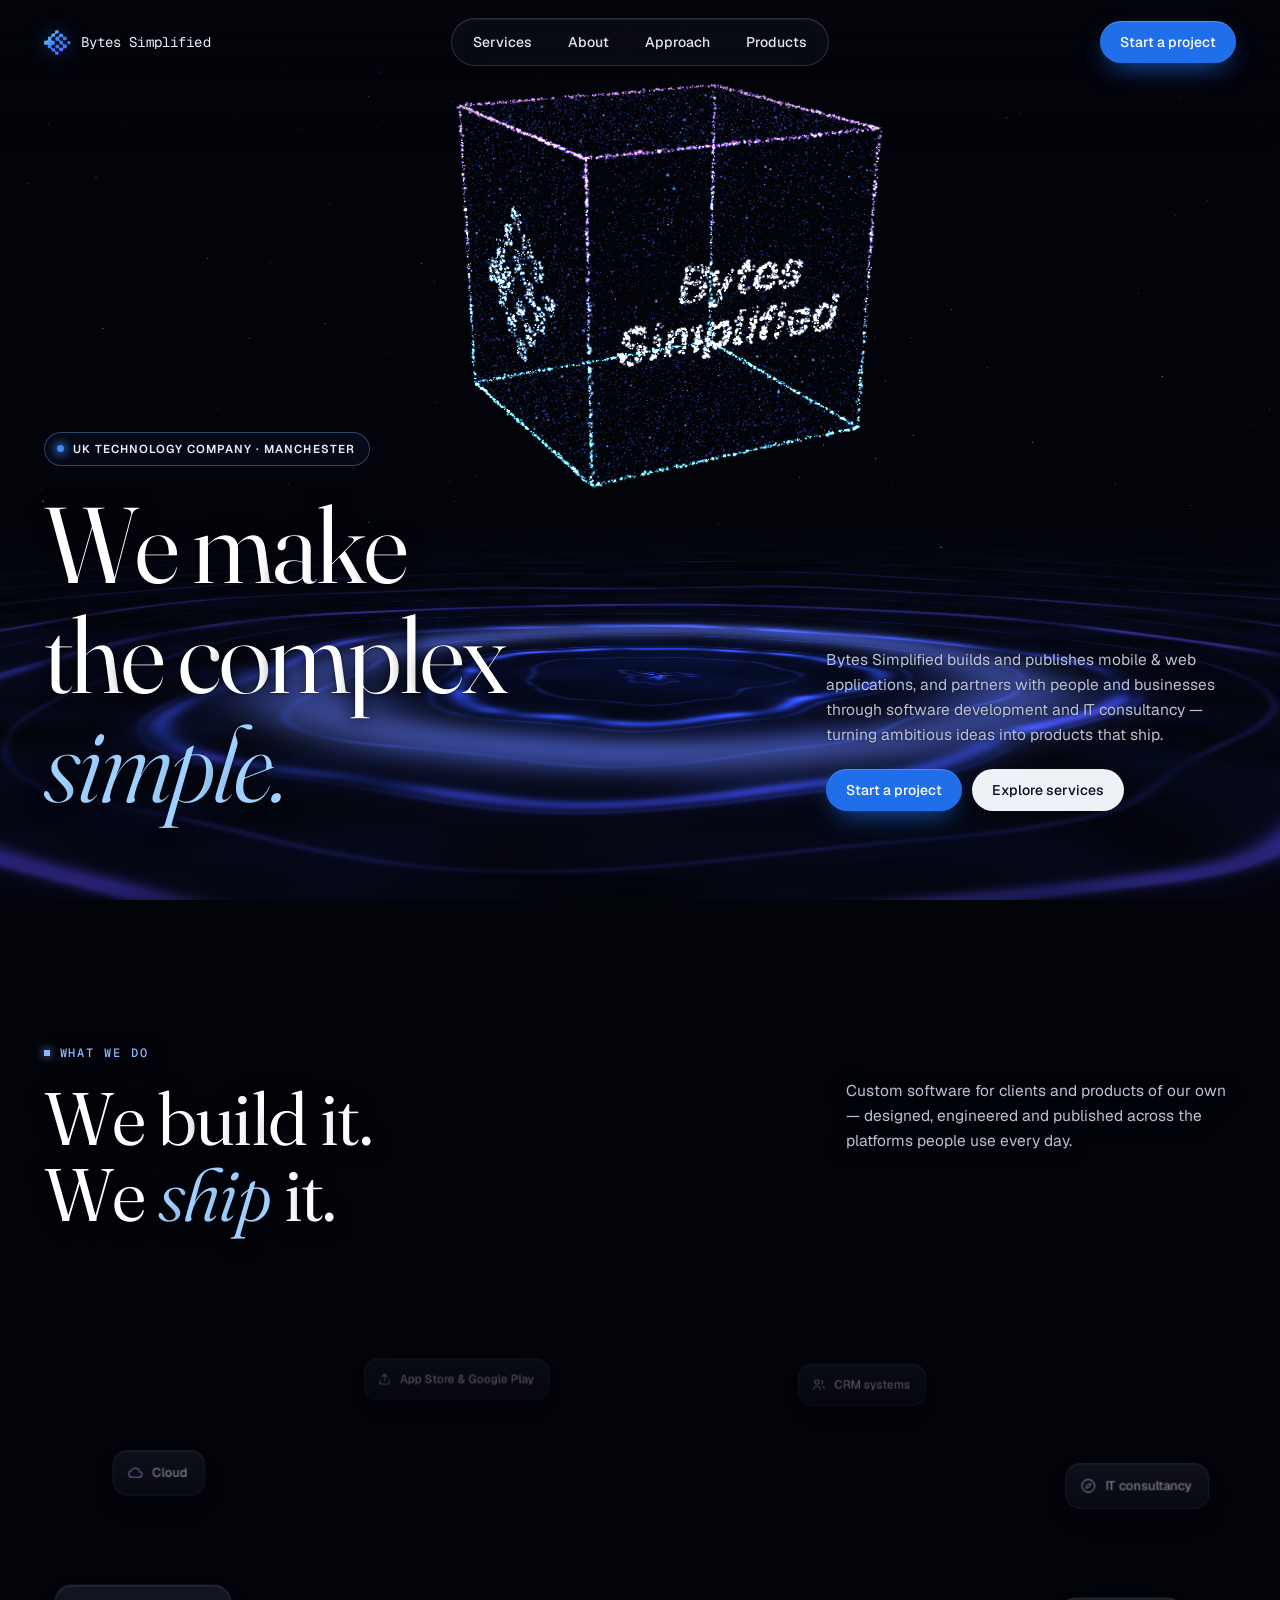
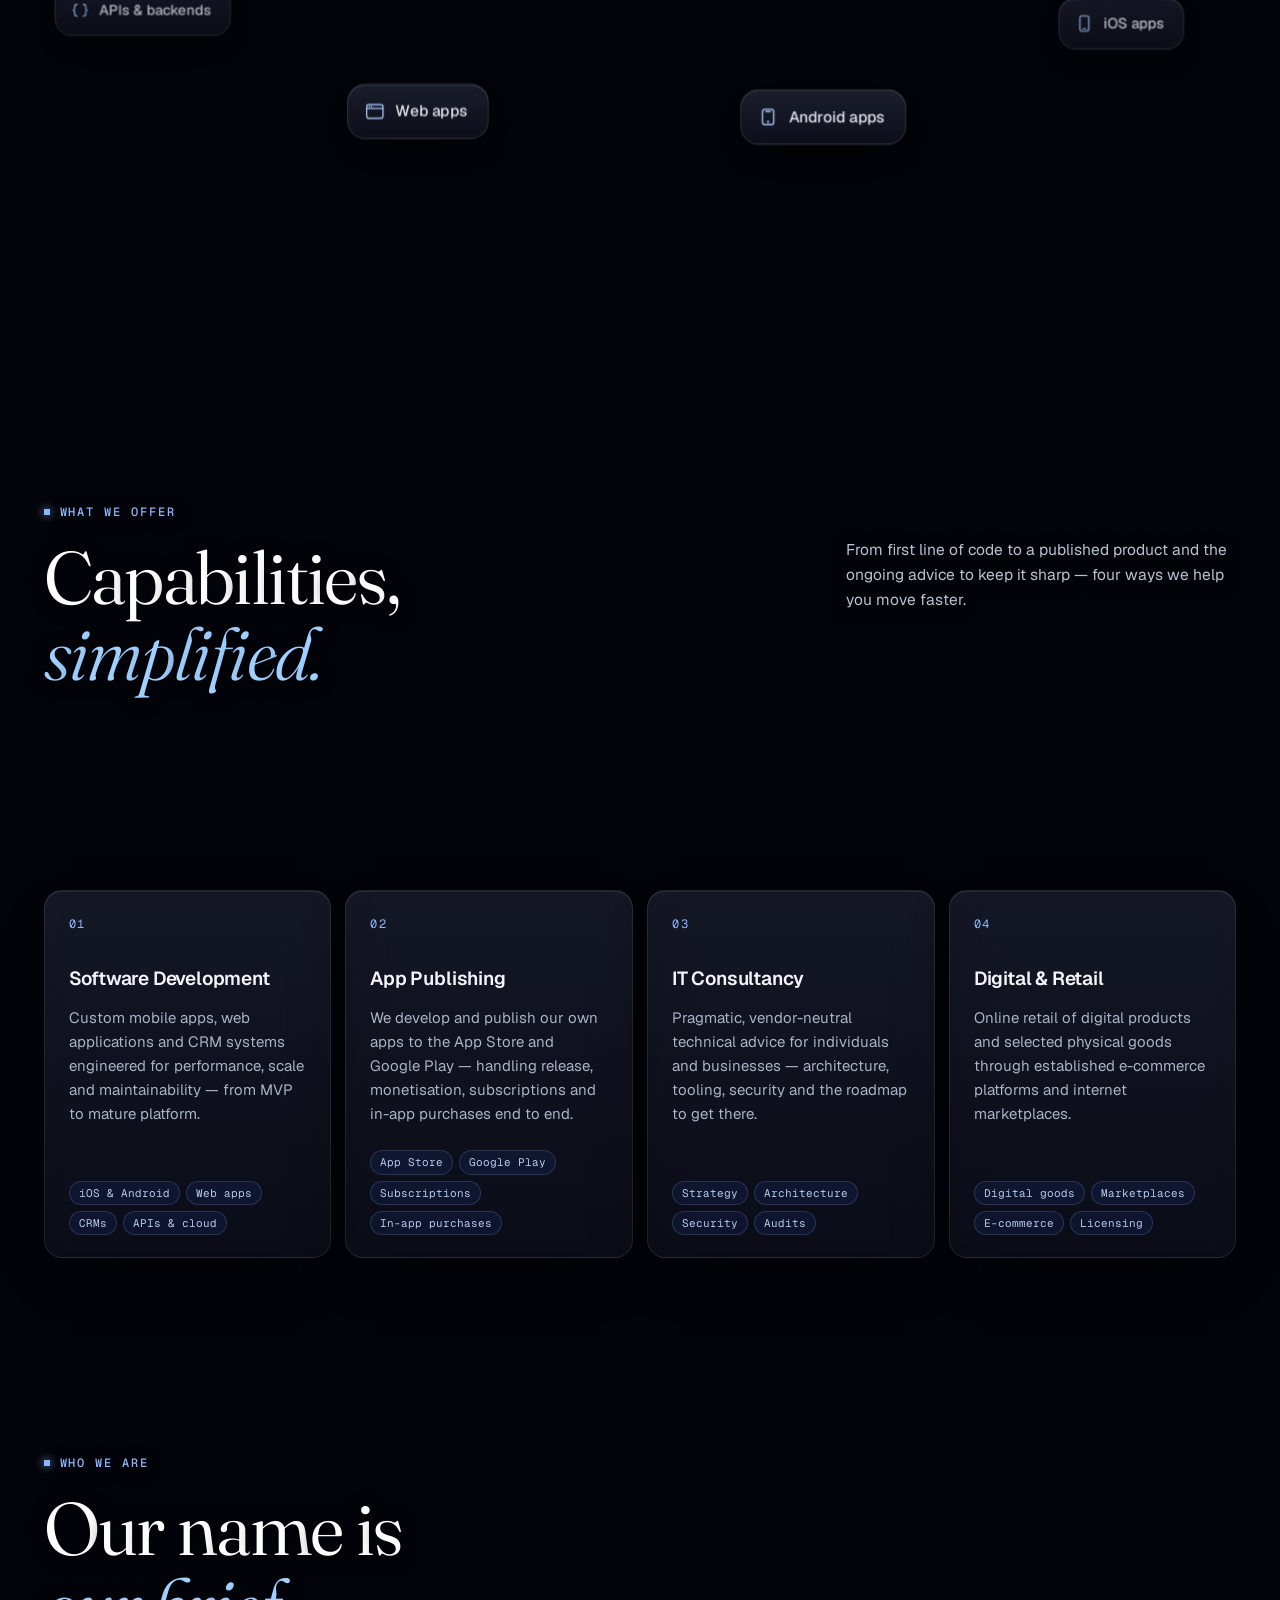
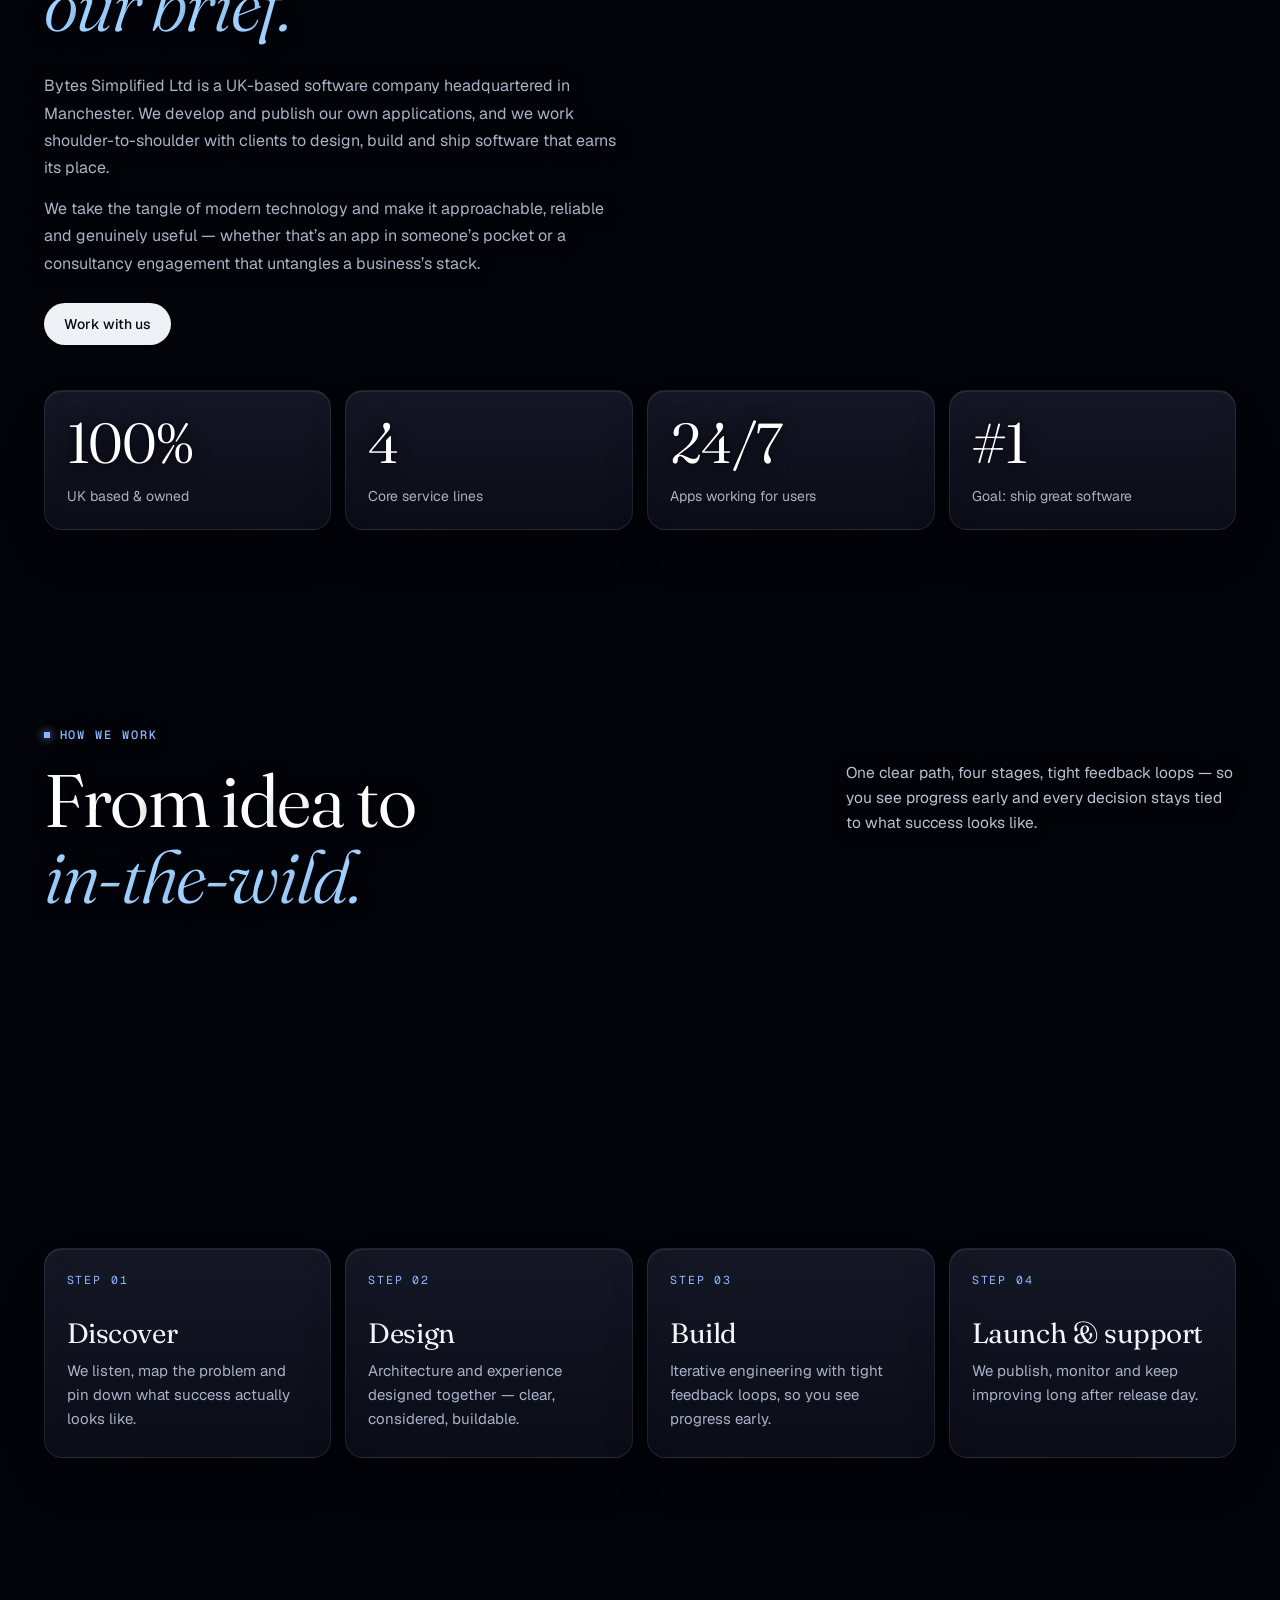
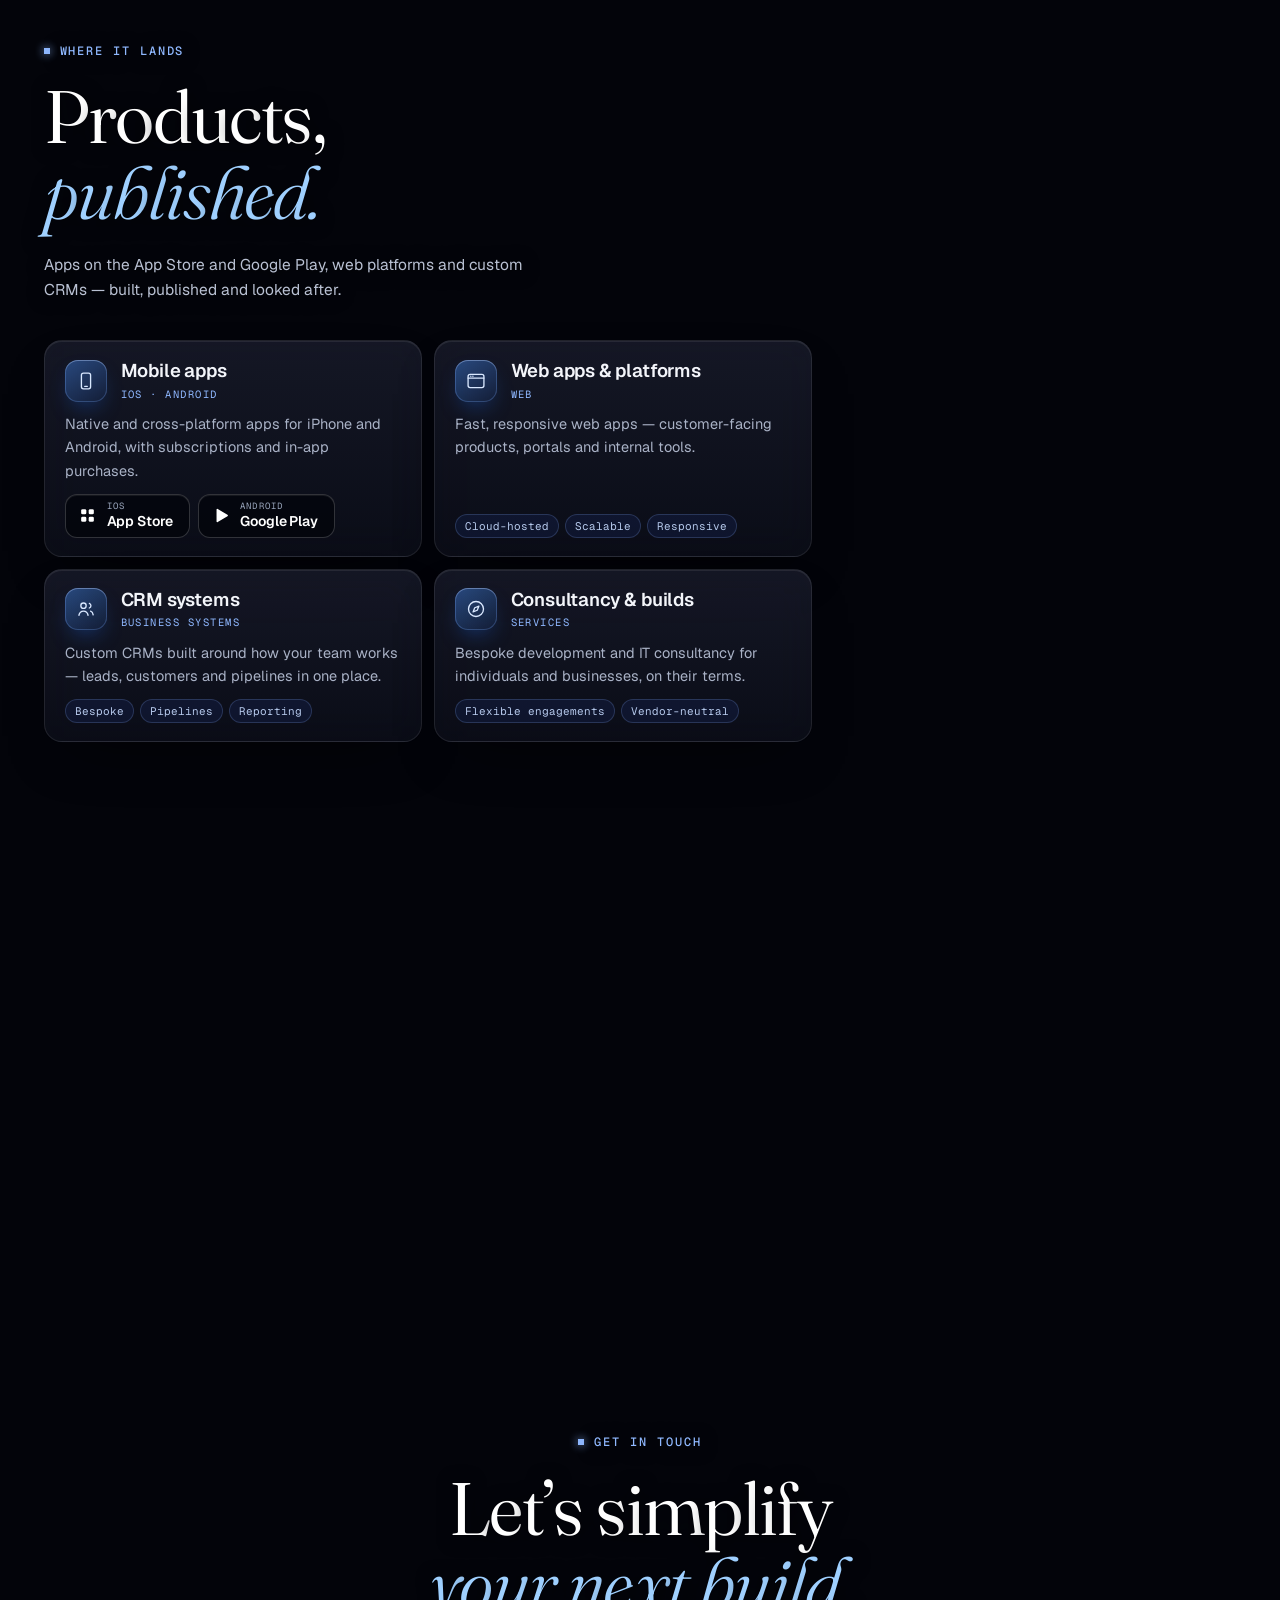
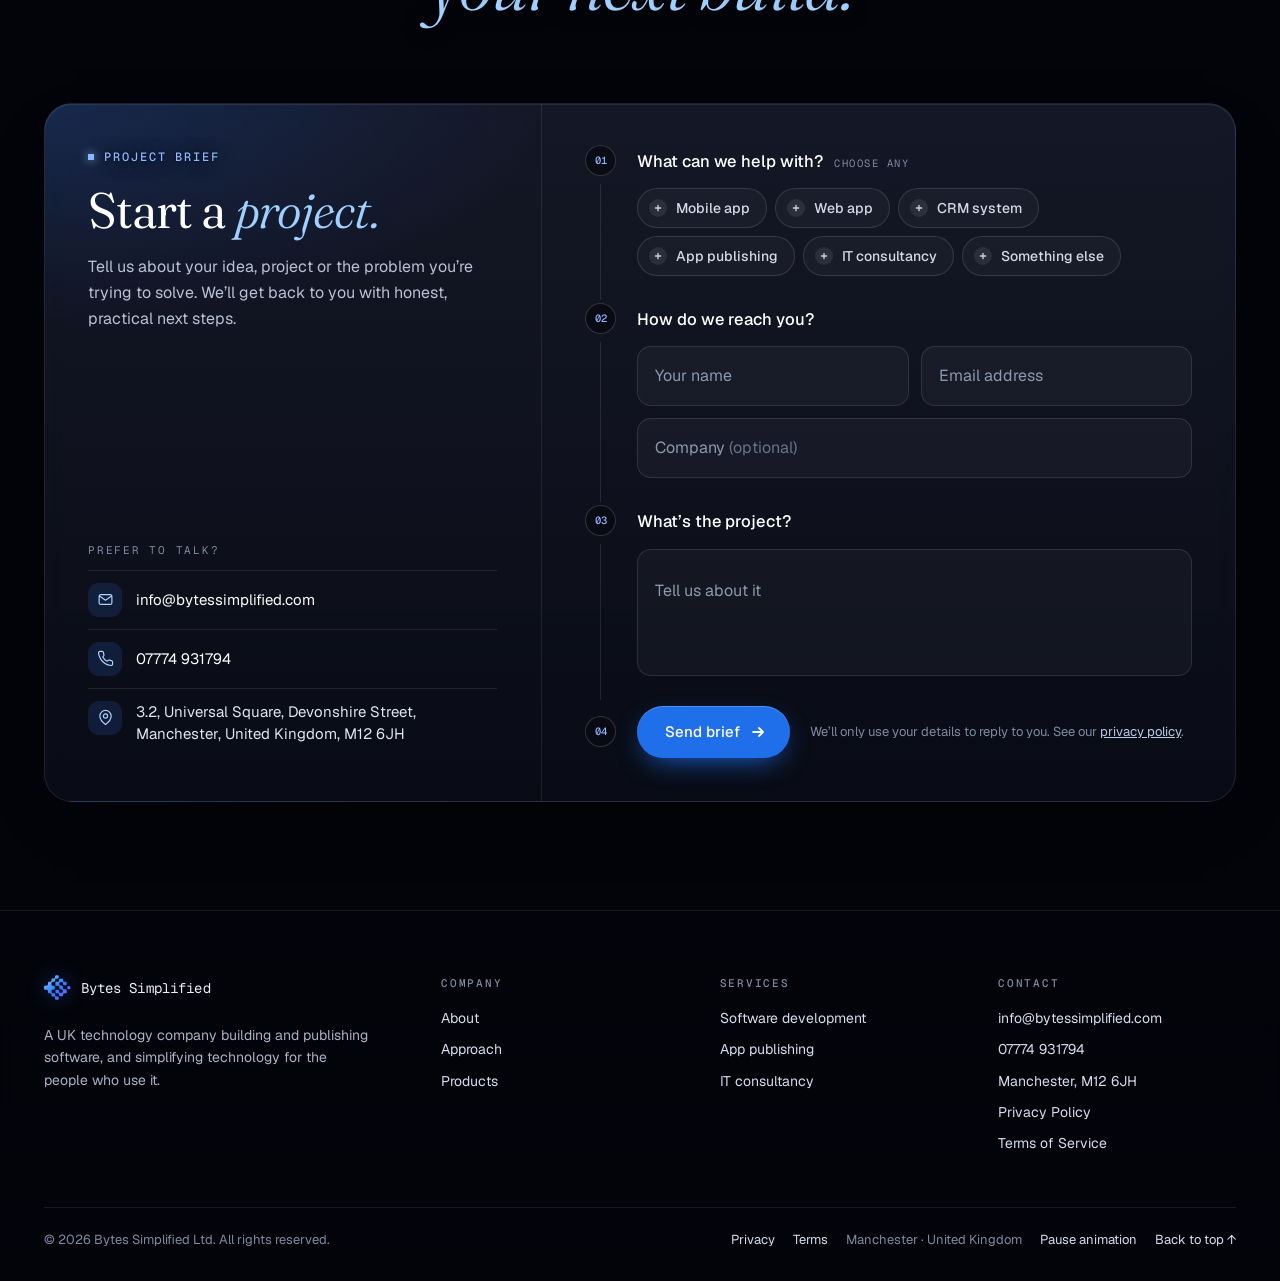
<file: index.html>
<!doctype html>
<html lang="en-GB">
<head>
<meta charset="utf-8">
<meta name="viewport" content="width=device-width, initial-scale=1, viewport-fit=cover">
<title>Bytes Simplified — Software Development, App Publishing &amp; IT Consultancy</title>
<meta name="description" content="Bytes Simplified Ltd is a UK technology company building and publishing mobile &amp; web apps and custom CRM systems, delivering software development and IT consultancy for individuals and businesses.">
<meta name="theme-color" content="#03040a">
<meta name="color-scheme" content="dark">
<link rel="icon" href="assets/favicon.svg" type="image/svg+xml">
<link rel="icon" href="assets/img/favicon-32.png" type="image/png" sizes="32x32">
<link rel="apple-touch-icon" href="assets/img/apple-touch-icon.png">

<meta property="og:title" content="Bytes Simplified — We make the complex simple">
<meta property="og:description" content="UK technology company: mobile &amp; web apps, CRM systems, app publishing and IT consultancy.">
<meta property="og:type" content="website">
<meta property="og:url" content="https://bytessimplified.com/">
<meta property="og:image" content="https://bytessimplified.com/assets/img/og.jpg">
<meta name="twitter:card" content="summary_large_image">

<link rel="preload" href="assets/fonts/fraunces-normal.woff2" as="font" type="font/woff2" crossorigin>
<link rel="preload" href="assets/fonts/fraunces-italic.woff2" as="font" type="font/woff2" crossorigin>
<link rel="preload" href="assets/fonts/geist.woff2" as="font" type="font/woff2" crossorigin>
<link rel="stylesheet" href="assets/css/site.css">
<script>document.documentElement.classList.add('js');</script>

<script type="application/ld+json">
{
  "@context": "https://schema.org",
  "@type": "Organization",
  "name": "Bytes Simplified Ltd",
  "url": "https://bytessimplified.com",
  "logo": "https://bytessimplified.com/assets/logo.png",
  "email": "info@bytessimplified.com",
  "telephone": "+44 7774 931794",
  "address": {
    "@type": "PostalAddress",
    "streetAddress": "3.2, Universal Square, Devonshire Street",
    "addressLocality": "Manchester",
    "postalCode": "M12 6JH",
    "addressCountry": "GB"
  }
}
</script>
</head>
<body>
<a class="skip" href="#main">Skip to content</a>

<svg class="defs" aria-hidden="true" focusable="false">
  <defs>
    <linearGradient id="mark-grad" x1="0" y1="0" x2="1" y2="1">
      <stop offset="0" stop-color="#8fd0ff"/>
      <stop offset=".5" stop-color="#2f7dff"/>
      <stop offset="1" stop-color="#7b5cff"/>
    </linearGradient>
    <symbol id="mark" viewBox="0 0 147 135"><path fill-rule="evenodd" d="M65.5 1.4 L62.5 2.0 L61.0 3.5 L60.4 5.5 L59.9 13.5 L58.8 15.5 L56.5 17.6 L53.5 18.6 L44.5 18.8 L42.1 19.5 L41.0 21.5 L40.6 29.5 L39.9 31.5 L37.5 34.4 L34.5 35.8 L25.5 36.1 L23.4 37.5 L22.1 40.5 L21.5 51.1 L20.6 53.5 L19.5 54.8 L15.5 57.1 L5.5 57.4 L2.5 58.2 L1.5 59.1 L0.2 62.5 L0.2 75.5 L1.4 78.5 L3.5 79.9 L15.5 80.4 L19.5 82.2 L20.8 83.5 L21.6 85.5 L22.0 94.5 L23.2 97.5 L25.5 98.9 L33.5 99.2 L37.5 100.8 L40.1 104.5 L40.8 106.5 L41.0 113.5 L41.2 114.5 L42.5 115.9 L45.5 116.6 L52.5 116.6 L55.5 117.1 L57.7 118.5 L60.0 122.5 L60.2 128.5 L61.5 132.6 L64.5 133.9 L76.5 133.9 L78.8 132.5 L80.0 130.5 L80.1 120.5 L78.6 117.5 L76.5 116.2 L67.5 116.0 L63.6 114.5 L61.8 112.5 L61.0 110.5 L60.6 104.5 L59.5 100.8 L57.5 99.2 L48.5 98.8 L45.5 98.0 L42.6 95.5 L41.0 91.5 L41.0 84.5 L42.2 81.5 L44.5 80.0 L52.5 79.8 L55.5 78.8 L58.0 76.5 L59.4 72.5 L59.2 64.5 L58.8 62.5 L57.5 60.4 L54.5 58.4 L44.5 57.8 L42.6 56.5 L41.2 54.5 L40.9 44.5 L41.8 40.5 L43.3 38.5 L45.5 37.1 L48.5 36.4 L56.5 36.1 L58.3 35.5 L60.0 33.5 L61.0 24.5 L62.8 21.5 L64.5 20.1 L66.5 19.4 L77.5 18.6 L78.9 17.5 L80.0 15.5 L80.1 5.5 L80.0 4.5 L78.5 2.4 L75.5 1.4ZM85.5 20.1 L83.4 21.5 L82.2 23.5 L81.6 31.5 L80.9 33.5 L79.5 34.9 L77.5 35.9 L73.5 36.4 L66.5 36.4 L64.5 37.0 L62.8 38.5 L62.0 41.5 L62.2 54.5 L63.6 56.5 L65.5 57.6 L77.5 58.2 L80.5 59.8 L83.0 63.5 L83.6 66.5 L84.0 73.5 L85.0 75.5 L87.5 77.1 L96.5 77.8 L99.5 79.2 L100.9 80.5 L101.9 82.5 L102.2 84.5 L102.0 92.5 L101.0 94.5 L98.5 96.1 L95.5 96.6 L89.5 96.6 L85.5 95.8 L83.8 94.5 L82.6 92.5 L82.1 84.5 L80.5 81.2 L78.5 80.0 L76.5 79.6 L67.5 79.6 L64.7 80.5 L63.0 82.5 L62.4 85.5 L62.4 93.5 L63.1 96.5 L64.5 97.9 L66.5 98.8 L76.5 99.1 L79.8 100.5 L81.8 103.5 L82.2 110.5 L83.1 112.5 L84.5 113.9 L87.5 114.9 L99.5 114.8 L101.5 114.2 L103.9 111.5 L104.4 104.5 L105.2 101.5 L106.5 100.0 L110.5 98.6 L120.5 98.2 L121.5 97.9 L123.1 96.5 L123.8 95.5 L124.1 93.5 L123.9 80.5 L122.8 78.5 L120.5 77.1 L109.5 76.9 L105.5 75.0 L104.1 73.5 L102.8 70.5 L102.2 61.5 L101.3 59.5 L98.5 57.8 L88.5 56.9 L85.5 54.4 L84.2 52.5 L83.8 49.5 L84.1 42.5 L85.1 40.5 L86.5 39.2 L89.5 38.3 L97.5 38.2 L100.5 39.0 L102.5 40.6 L103.5 42.7 L104.0 50.5 L105.7 53.5 L108.5 55.0 L118.5 55.1 L120.5 54.8 L122.9 52.5 L123.6 49.5 L123.6 41.5 L122.9 38.5 L120.5 36.2 L110.5 35.8 L106.5 34.4 L104.4 31.5 L103.9 24.5 L102.5 21.9 L100.5 20.2ZM133.5 59.4 L129.7 60.5 L127.1 63.5 L126.6 65.5 L126.6 71.5 L127.1 73.5 L128.9 75.5 L131.5 76.9 L139.5 76.8 L141.8 75.5 L143.8 72.5 L144.0 64.5 L142.5 61.9 L140.5 60.1 L137.5 59.4Z"/></symbol>
  </defs>
</svg>

<canvas class="scene" id="scene" aria-hidden="true"></canvas>
<div class="scene-fallback" aria-hidden="true"></div>
<div class="vignette" aria-hidden="true"></div>
<div class="cursor" aria-hidden="true"><i class="cursor-ring"></i><i class="cursor-dot"></i></div>

<header class="site-header" id="top">
  <a class="brand" href="#top" aria-label="Bytes Simplified — back to top">
    <svg class="brand-mark" viewBox="0 0 147 135" aria-hidden="true"><use href="#mark"/></svg>
    <span class="brand-name">Bytes Simplified</span>
  </a>
  <nav class="nav" aria-label="Primary">
    <ul>
      <li><a href="#services">Services</a></li>
      <li><a href="#about">About</a></li>
      <li><a href="#process">Approach</a></li>
      <li><a href="#work">Products</a></li>
    </ul>
  </nav>
  <div class="header-end">
    <a class="btn btn-blue header-cta" href="#contact">Start a project</a>
    <button class="icon-btn menu-btn" type="button" aria-expanded="false" aria-controls="mobile-menu" aria-label="Open menu">
      <span></span><span></span>
    </button>
  </div>
</header>

<div class="mobile-menu" id="mobile-menu" hidden>
  <nav aria-label="Mobile">
    <a href="#services">Services</a>
    <a href="#about">About</a>
    <a href="#process">Approach</a>
    <a href="#work">Products</a>
    <a href="#contact">Contact</a>
  </nav>
  <a class="btn btn-blue" href="#contact">Start a project</a>
</div>

<main id="main">

  <!-- ============ HERO · particle tree ============ -->
  <section class="hero" id="hero" data-scene="hero" aria-labelledby="hero-title">

    <div class="wrap hero-bottom">
      <div class="hero-left">
        <p class="badge rv" style="--d:.9s"><i></i>UK technology company · Manchester</p>
        <h1 class="display split" id="hero-title" style="--d:1.05s">We make<br>the complex<br><em>simple.</em></h1>
      </div>
      <div class="hero-right">
        <p class="lede rv" style="--d:1.55s">Bytes Simplified builds and publishes mobile &amp; web applications, and partners with people and businesses through software development and IT consultancy — turning ambitious ideas into products that ship.</p>
        <div class="actions rv" style="--d:1.75s">
          <a class="btn btn-blue" href="#contact">Start a project</a>
          <a class="btn btn-white" href="#services">Explore services</a>
        </div>
      </div>
    </div>
  </section>

  <!-- ============ PLATFORMS · tree + orbiting chips ============ -->
  <section class="platforms" id="platforms" data-scene="platforms" aria-labelledby="platforms-title">
    <div class="wrap split-head">
      <div>
        <p class="eyebrow rv">What we do</p>
        <h2 class="display split" id="platforms-title">We build it.<br>We <em>ship</em> it.</h2>
      </div>
      <p class="lede rv" style="--d:.2s">Custom software for clients and products of our own — designed, engineered and published across the platforms people use every day.</p>
    </div>
    <ul class="orbit" aria-label="Platforms and capabilities">
      <li class="chip"><svg viewBox="0 0 24 24" aria-hidden="true"><rect x="6.5" y="2.5" width="11" height="19" rx="2.5"/><path d="M10.5 18.5h3"/></svg>iOS apps</li>
      <li class="chip"><svg viewBox="0 0 24 24" aria-hidden="true"><rect x="5.5" y="3" width="13" height="18" rx="3"/><circle cx="12" cy="17.6" r=".6"/><path d="M9.5 5.5h5"/></svg>Android apps</li>
      <li class="chip"><svg viewBox="0 0 24 24" aria-hidden="true"><rect x="2.5" y="4" width="19" height="16" rx="2.5"/><path d="M2.5 8.5h19M5.8 6.3h.01M8.3 6.3h.01"/></svg>Web apps</li>
      <li class="chip"><svg viewBox="0 0 24 24" aria-hidden="true"><path d="M8 4.5c-2 0-3 1-3 3v2c0 1.2-.8 2-2 2.5 1.2.5 2 1.3 2 2.5v2c0 2 1 3 3 3M16 4.5c2 0 3 1 3 3v2c0 1.2.8 2 2 2.5-1.2.5-2 1.3-2 2.5v2c0 2-1 3-3 3"/></svg>APIs &amp; backends</li>
      <li class="chip"><svg viewBox="0 0 24 24" aria-hidden="true"><path d="M7 18.5h10.5a4 4 0 0 0 .6-7.95A6 6 0 0 0 6.6 9.1 4.75 4.75 0 0 0 7 18.5z"/></svg>Cloud</li>
      <li class="chip"><svg viewBox="0 0 24 24" aria-hidden="true"><path d="M12 15V4M7.5 8.5 12 4l4.5 4.5M5 14v4.5A1.5 1.5 0 0 0 6.5 20h11a1.5 1.5 0 0 0 1.5-1.5V14"/></svg>App Store &amp; Google Play</li>
      <li class="chip"><svg viewBox="0 0 24 24" aria-hidden="true"><circle cx="9" cy="8" r="3.2"/><path d="M3.5 19.5c.6-3.1 2.8-5 5.5-5s4.9 1.9 5.5 5M16 5.2a3 3 0 0 1 0 5.6M17.5 14.6c1.7.6 2.8 2.2 3.1 4.4"/></svg>CRM systems</li>
      <li class="chip"><svg viewBox="0 0 24 24" aria-hidden="true"><circle cx="12" cy="12" r="9"/><path d="m15.5 8.5-2 5-5 2 2-5z"/></svg>IT consultancy</li>
    </ul>
  </section>

  <!-- ============ SERVICES · particle cube ============ -->
  <section class="services" id="services" data-scene="services" aria-labelledby="services-title">
    <div class="wrap split-head">
      <div>
        <p class="eyebrow rv">What we offer</p>
        <h2 class="display split" id="services-title">Capabilities,<br><em>simplified.</em></h2>
      </div>
      <p class="lede rv" style="--d:.2s">From first line of code to a published product and the ongoing advice to keep it sharp — four ways we help you move faster.</p>
    </div>
    <div class="wrap cards-4" data-land>
      <article class="card svc rv">
        <span class="card-num">01</span>
        <h3>Software Development</h3>
        <p>Custom mobile apps, web applications and CRM systems engineered for performance, scale and maintainability — from MVP to mature platform.</p>
        <ul class="tags" aria-label="Includes"><li>iOS &amp; Android</li><li>Web apps</li><li>CRMs</li><li>APIs &amp; cloud</li></ul>
      </article>
      <article class="card svc rv" style="--d:.08s">
        <span class="card-num">02</span>
        <h3>App Publishing</h3>
        <p>We develop and publish our own apps to the App Store and Google Play — handling release, monetisation, subscriptions and in-app purchases end to end.</p>
        <ul class="tags" aria-label="Includes"><li>App Store</li><li>Google Play</li><li>Subscriptions</li><li>In-app purchases</li></ul>
      </article>
      <article class="card svc rv" style="--d:.16s">
        <span class="card-num">03</span>
        <h3>IT Consultancy</h3>
        <p>Pragmatic, vendor-neutral technical advice for individuals and businesses — architecture, tooling, security and the roadmap to get there.</p>
        <ul class="tags" aria-label="Includes"><li>Strategy</li><li>Architecture</li><li>Security</li><li>Audits</li></ul>
      </article>
      <article class="card svc rv" style="--d:.24s">
        <span class="card-num">04</span>
        <h3>Digital &amp; Retail</h3>
        <p>Online retail of digital products and selected physical goods through established e-commerce platforms and internet marketplaces.</p>
        <ul class="tags" aria-label="Includes"><li>Digital goods</li><li>Marketplaces</li><li>E-commerce</li><li>Licensing</li></ul>
      </article>
    </div>
  </section>

  <!-- ============ ABOUT · tangle ============ -->
  <section class="about" id="about" data-scene="about" aria-labelledby="about-title">
    <div class="wrap">
      <div class="about-copy">
        <p class="eyebrow rv">Who we are</p>
        <h2 class="display split" id="about-title">Our name is<br><em>our brief.</em></h2>
        <p class="rv">Bytes Simplified Ltd is a UK-based software company headquartered in Manchester. We develop and publish our own applications, and we work shoulder-to-shoulder with clients to design, build and ship software that earns its place.</p>
        <p class="rv" style="--d:.1s">We take the tangle of modern technology and make it approachable, reliable and genuinely useful — whether that’s an app in someone’s pocket or a consultancy engagement that untangles a business’s stack.</p>
        <div class="actions rv" style="--d:.2s"><a class="btn btn-white" href="#contact">Work with us</a></div>
      </div>
    </div>
    <div class="wrap stats">
      <div class="card stat rv"><div class="stat-num" data-count="100" data-suffix="%">100%</div><div class="stat-cap">UK based &amp; owned</div></div>
      <div class="card stat rv" style="--d:.08s"><div class="stat-num" data-count="4">4</div><div class="stat-cap">Core service lines</div></div>
      <div class="card stat rv" style="--d:.16s"><div class="stat-num" data-count="24" data-suffix="/7">24/7</div><div class="stat-cap">Apps working for users</div></div>
      <div class="card stat rv" style="--d:.24s"><div class="stat-num" data-count="1" data-prefix="#">#1</div><div class="stat-cap">Goal: ship great software</div></div>
    </div>
  </section>

  <!-- ============ PROCESS · pipeline ============ -->
  <section class="process" id="process" data-scene="process" aria-labelledby="process-title">
    <div class="wrap split-head">
      <div>
        <p class="eyebrow rv">How we work</p>
        <h2 class="display split" id="process-title">From idea to<br><em>in-the-wild.</em></h2>
      </div>
      <p class="lede rv" style="--d:.2s">One clear path, four stages, tight feedback loops — so you see progress early and every decision stays tied to what success looks like.</p>
    </div>
    <ol class="wrap steps" data-land>
      <li class="card step rv"><span class="step-n">Step 01</span><h3>Discover</h3><p>We listen, map the problem and pin down what success actually looks like.</p></li>
      <li class="card step rv" style="--d:.08s"><span class="step-n">Step 02</span><h3>Design</h3><p>Architecture and experience designed together — clear, considered, buildable.</p></li>
      <li class="card step rv" style="--d:.16s"><span class="step-n">Step 03</span><h3>Build</h3><p>Iterative engineering with tight feedback loops, so you see progress early.</p></li>
      <li class="card step rv" style="--d:.24s"><span class="step-n">Step 04</span><h3>Launch &amp; support</h3><p>We publish, monitor and keep improving long after release day.</p></li>
    </ol>
  </section>

  <!-- ============ PRODUCTS · phone ============ -->
  <section class="work" id="work" data-scene="work" aria-labelledby="work-title">
    <div class="wrap">
      <div class="work-copy">
        <p class="eyebrow rv">Where it lands</p>
        <h2 class="display split" id="work-title">Products,<br><em>published.</em></h2>
        <p class="lede rv" style="--d:.15s">Apps on the App Store and Google Play, web platforms and custom CRMs — built, published and looked after.</p>
      </div>
      <div class="products" data-land>
        <article class="card product rv">
          <div class="product-head">
            <span class="product-icon" aria-hidden="true"><svg viewBox="0 0 24 24"><rect x="6.5" y="2.5" width="11" height="19" rx="2.5"/><path d="M10.5 18.5h3"/></svg></span>
            <div><h3>Mobile apps</h3><p class="product-kind">iOS · Android</p></div>
          </div>
          <p>Native and cross-platform apps for iPhone and Android, with subscriptions and in-app purchases.</p>
          <ul class="stores" aria-label="Published on">
            <li class="store"><svg viewBox="0 0 24 24" aria-hidden="true"><rect x="4" y="4" width="6.5" height="6.5" rx="1.8"/><rect x="13.5" y="4" width="6.5" height="6.5" rx="1.8"/><rect x="4" y="13.5" width="6.5" height="6.5" rx="1.8"/><rect x="13.5" y="13.5" width="6.5" height="6.5" rx="1.8"/></svg><span><small>iOS</small>App Store</span></li>
            <li class="store"><svg viewBox="0 0 24 24" aria-hidden="true"><path d="M7 4.6v14.8a1 1 0 0 0 1.5.86l12.3-7.4a1 1 0 0 0 0-1.72L8.5 3.74A1 1 0 0 0 7 4.6z"/></svg><span><small>Android</small>Google Play</span></li>
          </ul>
        </article>
        <article class="card product rv" style="--d:.08s">
          <div class="product-head">
            <span class="product-icon" aria-hidden="true"><svg viewBox="0 0 24 24"><rect x="2.5" y="4" width="19" height="16" rx="2.5"/><path d="M2.5 8.5h19M5.8 6.3h.01M8.3 6.3h.01"/></svg></span>
            <div><h3>Web apps &amp; platforms</h3><p class="product-kind">Web</p></div>
          </div>
          <p>Fast, responsive web apps — customer-facing products, portals and internal tools.</p>
          <ul class="tags" aria-label="Includes"><li>Cloud-hosted</li><li>Scalable</li><li>Responsive</li></ul>
        </article>
        <article class="card product rv" style="--d:.16s">
          <div class="product-head">
            <span class="product-icon" aria-hidden="true"><svg viewBox="0 0 24 24"><circle cx="9" cy="8" r="3.2"/><path d="M3.5 19.5c.6-3.1 2.8-5 5.5-5s4.9 1.9 5.5 5M16 5.2a3 3 0 0 1 0 5.6M17.5 14.6c1.7.6 2.8 2.2 3.1 4.4"/></svg></span>
            <div><h3>CRM systems</h3><p class="product-kind">Business systems</p></div>
          </div>
          <p>Custom CRMs built around how your team works — leads, customers and pipelines in one place.</p>
          <ul class="tags" aria-label="Includes"><li>Bespoke</li><li>Pipelines</li><li>Reporting</li></ul>
        </article>
        <article class="card product rv" style="--d:.24s">
          <div class="product-head">
            <span class="product-icon" aria-hidden="true"><svg viewBox="0 0 24 24"><circle cx="12" cy="12" r="9"/><path d="m15.5 8.5-2 5-5 2 2-5z"/></svg></span>
            <div><h3>Consultancy &amp; builds</h3><p class="product-kind">Services</p></div>
          </div>
          <p>Bespoke development and IT consultancy for individuals and businesses, on their terms.</p>
          <ul class="tags" aria-label="Includes"><li>Flexible engagements</li><li>Vendor-neutral</li></ul>
        </article>
      </div>
    </div>
  </section>

  <!-- ============ CONTACT · logo ============ -->
  <section class="contact" aria-labelledby="contact-title">
    <div class="contact-intro" data-scene="contact">
      <div class="wrap">
        <p class="eyebrow rv">Get in touch</p>
        <h2 class="display split" id="contact-title">Let’s simplify<br><em>your next build.</em></h2>
      </div>
    </div>
    <div class="wrap contact-wrap" data-scene="reach">
      <div class="card brief rv" id="contact" tabindex="-1">
        <div class="brief-intro">
          <p class="eyebrow">Project brief</p>
          <h3 class="display brief-title">Start a <em>project.</em></h3>
          <p class="brief-lede">Tell us about your idea, project or the problem you’re trying to solve. We’ll get back to you with honest, practical next steps.</p>
        </div>

        <form class="brief-form" id="contact-form" action="https://formsubmit.co/info@bytessimplified.com" method="POST" novalidate>
          <input type="hidden" name="_subject" value="New enquiry from bytessimplified.com">
          <input type="hidden" name="_template" value="table">
          <div class="hp" aria-hidden="true"><label for="cf-hp">Leave this field empty</label><input id="cf-hp" name="_honey" type="text" tabindex="-1" autocomplete="off"></div>

          <div class="bstep" data-step="topics" role="group" aria-labelledby="bs-topics">
            <p class="bstep-head" id="bs-topics">What can we help with? <span class="bstep-hint">Choose any</span></p>
            <span class="bstep-n" aria-hidden="true"><b>01</b><svg viewBox="0 0 16 16"><path d="m3.8 8.4 2.7 2.7 5.7-5.9"/></svg></span>
            <div class="topics">
              <label class="topic"><input type="checkbox" name="topic" value="Mobile app"><span><i aria-hidden="true"><svg viewBox="0 0 16 16"><path class="plus" d="M8 4.5v7M4.5 8h7"/><path class="tick" d="m4 8.4 2.6 2.6L12 5.6"/></svg></i>Mobile app</span></label>
              <label class="topic"><input type="checkbox" name="topic" value="Web app"><span><i aria-hidden="true"><svg viewBox="0 0 16 16"><path class="plus" d="M8 4.5v7M4.5 8h7"/><path class="tick" d="m4 8.4 2.6 2.6L12 5.6"/></svg></i>Web app</span></label>
              <label class="topic"><input type="checkbox" name="topic" value="CRM system"><span><i aria-hidden="true"><svg viewBox="0 0 16 16"><path class="plus" d="M8 4.5v7M4.5 8h7"/><path class="tick" d="m4 8.4 2.6 2.6L12 5.6"/></svg></i>CRM system</span></label>
              <label class="topic"><input type="checkbox" name="topic" value="App publishing"><span><i aria-hidden="true"><svg viewBox="0 0 16 16"><path class="plus" d="M8 4.5v7M4.5 8h7"/><path class="tick" d="m4 8.4 2.6 2.6L12 5.6"/></svg></i>App publishing</span></label>
              <label class="topic"><input type="checkbox" name="topic" value="IT consultancy"><span><i aria-hidden="true"><svg viewBox="0 0 16 16"><path class="plus" d="M8 4.5v7M4.5 8h7"/><path class="tick" d="m4 8.4 2.6 2.6L12 5.6"/></svg></i>IT consultancy</span></label>
              <label class="topic"><input type="checkbox" name="topic" value="Something else"><span><i aria-hidden="true"><svg viewBox="0 0 16 16"><path class="plus" d="M8 4.5v7M4.5 8h7"/><path class="tick" d="m4 8.4 2.6 2.6L12 5.6"/></svg></i>Something else</span></label>
            </div>
          </div>

          <div class="bstep" data-step="you" role="group" aria-labelledby="bs-you">
            <p class="bstep-head" id="bs-you">How do we reach you?</p>
            <span class="bstep-n" aria-hidden="true"><b>02</b><svg viewBox="0 0 16 16"><path d="m3.8 8.4 2.7 2.7 5.7-5.9"/></svg></span>
            <div class="form-grid">
              <div class="field">
                <div class="field-box"><input id="cf-name" name="name" type="text" autocomplete="name" required aria-describedby="cf-name-err" placeholder=" "><label for="cf-name">Your name</label></div>
                <p class="field-err" id="cf-name-err"></p>
              </div>
              <div class="field">
                <div class="field-box"><input id="cf-email" name="email" type="email" autocomplete="email" inputmode="email" required aria-describedby="cf-email-err" placeholder="name@company.com"><label for="cf-email">Email address</label></div>
                <p class="field-err" id="cf-email-err"></p>
              </div>
              <div class="field field-wide">
                <div class="field-box"><input id="cf-company" name="company" type="text" autocomplete="organization" placeholder=" "><label for="cf-company">Company <span>(optional)</span></label></div>
              </div>
            </div>
          </div>

          <div class="bstep" data-step="project" role="group" aria-labelledby="bs-project">
            <p class="bstep-head" id="bs-project">What’s the project?</p>
            <span class="bstep-n" aria-hidden="true"><b>03</b><svg viewBox="0 0 16 16"><path d="m3.8 8.4 2.7 2.7 5.7-5.9"/></svg></span>
            <div class="field">
              <div class="field-box is-area"><textarea id="cf-message" name="message" rows="3" required aria-describedby="cf-message-err" placeholder="Goals, timeline, links — anything that helps."></textarea><label for="cf-message">Tell us about it</label></div>
              <p class="field-err" id="cf-message-err"></p>
            </div>
          </div>

          <div class="bstep bstep-send">
            <span class="bstep-n" aria-hidden="true"><b>04</b><svg viewBox="0 0 16 16"><path d="m3.8 8.4 2.7 2.7 5.7-5.9"/></svg></span>
            <button type="submit" class="btn btn-blue btn-send"><span class="send-label">Send brief</span><svg class="send-arrow" viewBox="0 0 16 16" aria-hidden="true"><path d="M3 8h10M9 4l4 4-4 4"/></svg><span class="send-spin" aria-hidden="true"></span></button>
            <p class="form-note">We’ll only use your details to reply to you. See our <a href="privacy.html">privacy policy</a>.</p>
          </div>

          <div class="brief-done" data-state="sent" hidden>
            <span class="done-mark" aria-hidden="true"><svg viewBox="0 0 24 24"><path d="m6 12.5 4 4 8-9"/></svg></span>
            <h4 class="display done-title" tabindex="-1">Thanks<span data-first></span> — your brief is <em>on its way.</em></h4>
            <p>We’ll be in touch at <strong data-email></strong> with honest, practical next steps.</p>
            <div class="actions"><button type="button" class="btn btn-ghost" data-reset>Send another brief</button></div>
          </div>
          <div class="brief-done" data-state="failed" hidden>
            <span class="done-mark is-warn" aria-hidden="true"><svg viewBox="0 0 24 24"><path d="M12 7v6.5M12 17v.01"/></svg></span>
            <h4 class="display done-title" tabindex="-1">That didn’t <em>go through.</em></h4>
            <p>Sorry — something went wrong sending your brief. Nothing’s lost: send it from your email app instead, or copy it and email <a href="mailto:info@bytessimplified.com">info@bytessimplified.com</a>.</p>
            <div class="actions"><a class="btn btn-blue" data-mailto href="mailto:info@bytessimplified.com">Email it instead</a><button type="button" class="btn btn-ghost" data-copy>Copy brief</button><button type="button" class="btn btn-ghost" data-edit>Back to the form</button></div>
          </div>
        </form>

        <div class="brief-reach">
          <p class="reach-k">Prefer to talk?</p>
          <ul class="reach-list">
            <li><span class="ci" aria-hidden="true"><svg viewBox="0 0 24 24"><rect x="3" y="5" width="18" height="14" rx="2.5"/><path d="m3.5 7 8.5 6 8.5-6"/></svg></span><span class="sr-only">Email: </span><a href="mailto:info@bytessimplified.com">info@bytessimplified.com</a></li>
            <li><span class="ci" aria-hidden="true"><svg viewBox="0 0 24 24"><path d="M22 16.9v3a2 2 0 0 1-2.2 2 19.8 19.8 0 0 1-8.6-3 19.5 19.5 0 0 1-6-6 19.8 19.8 0 0 1-3-8.6A2 2 0 0 1 4.1 2h3a2 2 0 0 1 2 1.7c.1.9.3 1.8.6 2.7a2 2 0 0 1-.5 2.1L8.1 9.9a16 16 0 0 0 6 6l1.4-1.1a2 2 0 0 1 2.1-.5c.9.3 1.8.5 2.7.6a2 2 0 0 1 1.7 2z"/></svg></span><span class="sr-only">Phone: </span><a href="tel:+447774931794">07774 931794</a></li>
            <li><span class="ci" aria-hidden="true"><svg viewBox="0 0 24 24"><path d="M20 10c0 6-8 12-8 12s-8-6-8-12a8 8 0 0 1 16 0z"/><circle cx="12" cy="10" r="3"/></svg></span><span class="sr-only">Office: </span><span>3.2, Universal Square, Devonshire Street,<br>Manchester, United Kingdom, M12&nbsp;6JH</span></li>
          </ul>
        </div>
      </div>
    </div>
  </section>
</main>

<footer class="site-footer" data-scene="footer">
  <div class="wrap">
    <div class="footer-top">
      <div class="footer-brand">
        <a class="brand" href="#top" aria-label="Bytes Simplified — back to top">
          <svg class="brand-mark" viewBox="0 0 147 135" aria-hidden="true"><use href="#mark"/></svg>
          <span class="brand-name">Bytes Simplified</span>
        </a>
        <p>A UK technology company building and publishing software, and simplifying technology for the people who use it.</p>
      </div>
      <div class="footer-col">
        <h4>Company</h4>
        <ul>
          <li><a href="#about">About</a></li>
          <li><a href="#process">Approach</a></li>
          <li><a href="#work">Products</a></li>
        </ul>
      </div>
      <div class="footer-col">
        <h4>Services</h4>
        <ul>
          <li><a href="#services">Software development</a></li>
          <li><a href="#services">App publishing</a></li>
          <li><a href="#services">IT consultancy</a></li>
        </ul>
      </div>
      <div class="footer-col">
        <h4>Contact</h4>
        <ul>
          <li><a href="mailto:info@bytessimplified.com">info@bytessimplified.com</a></li>
          <li><a href="tel:+447774931794">07774 931794</a></li>
          <li>Manchester, M12 6JH</li>
          <li><a href="privacy.html">Privacy Policy</a></li>
          <li><a href="terms.html">Terms of Service</a></li>
        </ul>
      </div>
    </div>
    <div class="footer-bottom">
      <span>© <span class="year">2026</span> Bytes Simplified Ltd. All rights reserved.</span>
      <span class="footer-links"><a href="privacy.html">Privacy</a><a href="terms.html">Terms</a><span>Manchester · United Kingdom</span><button class="motion-toggle" type="button" hidden>Pause animation</button><a href="#top">Back to top ↑</a></span>
    </div>
  </div>
</footer>

<script src="assets/js/scene.js" defer></script>
<script src="assets/js/app.js" defer></script>
</body>
</html>
</file>
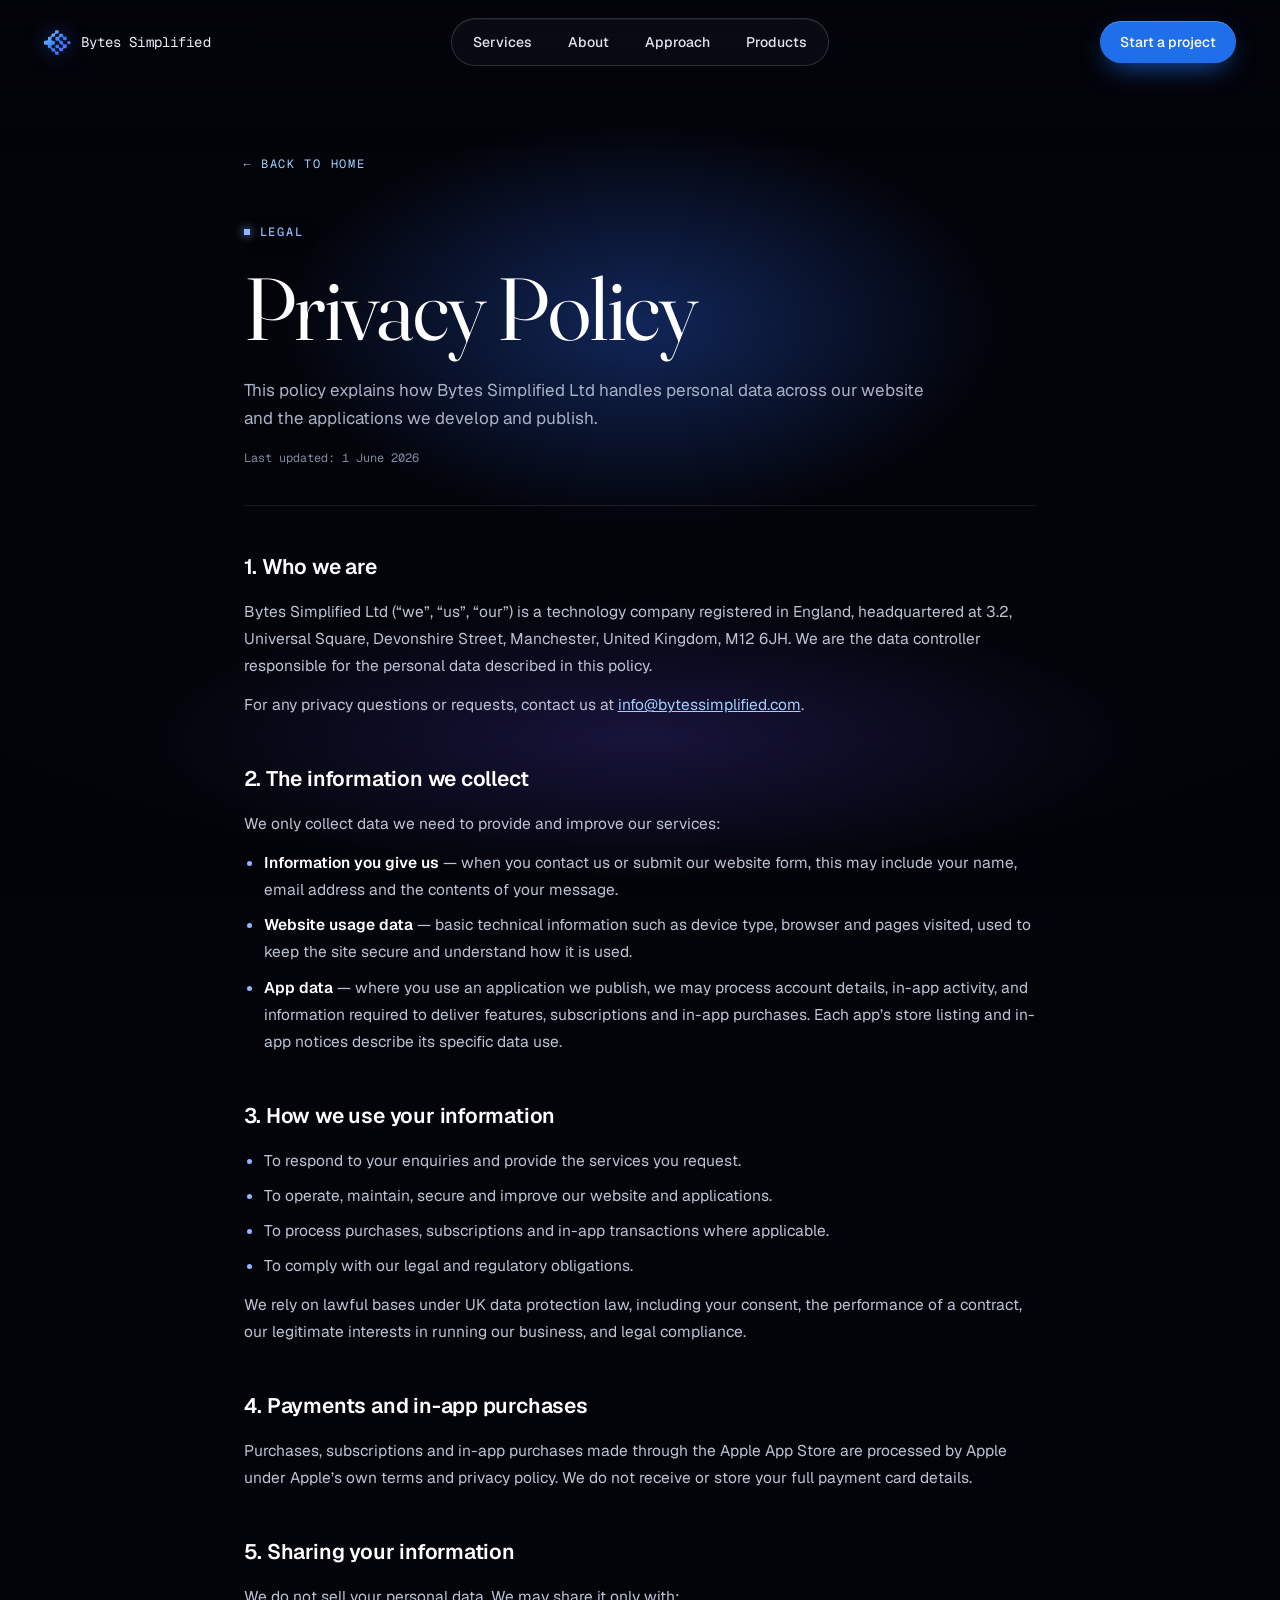
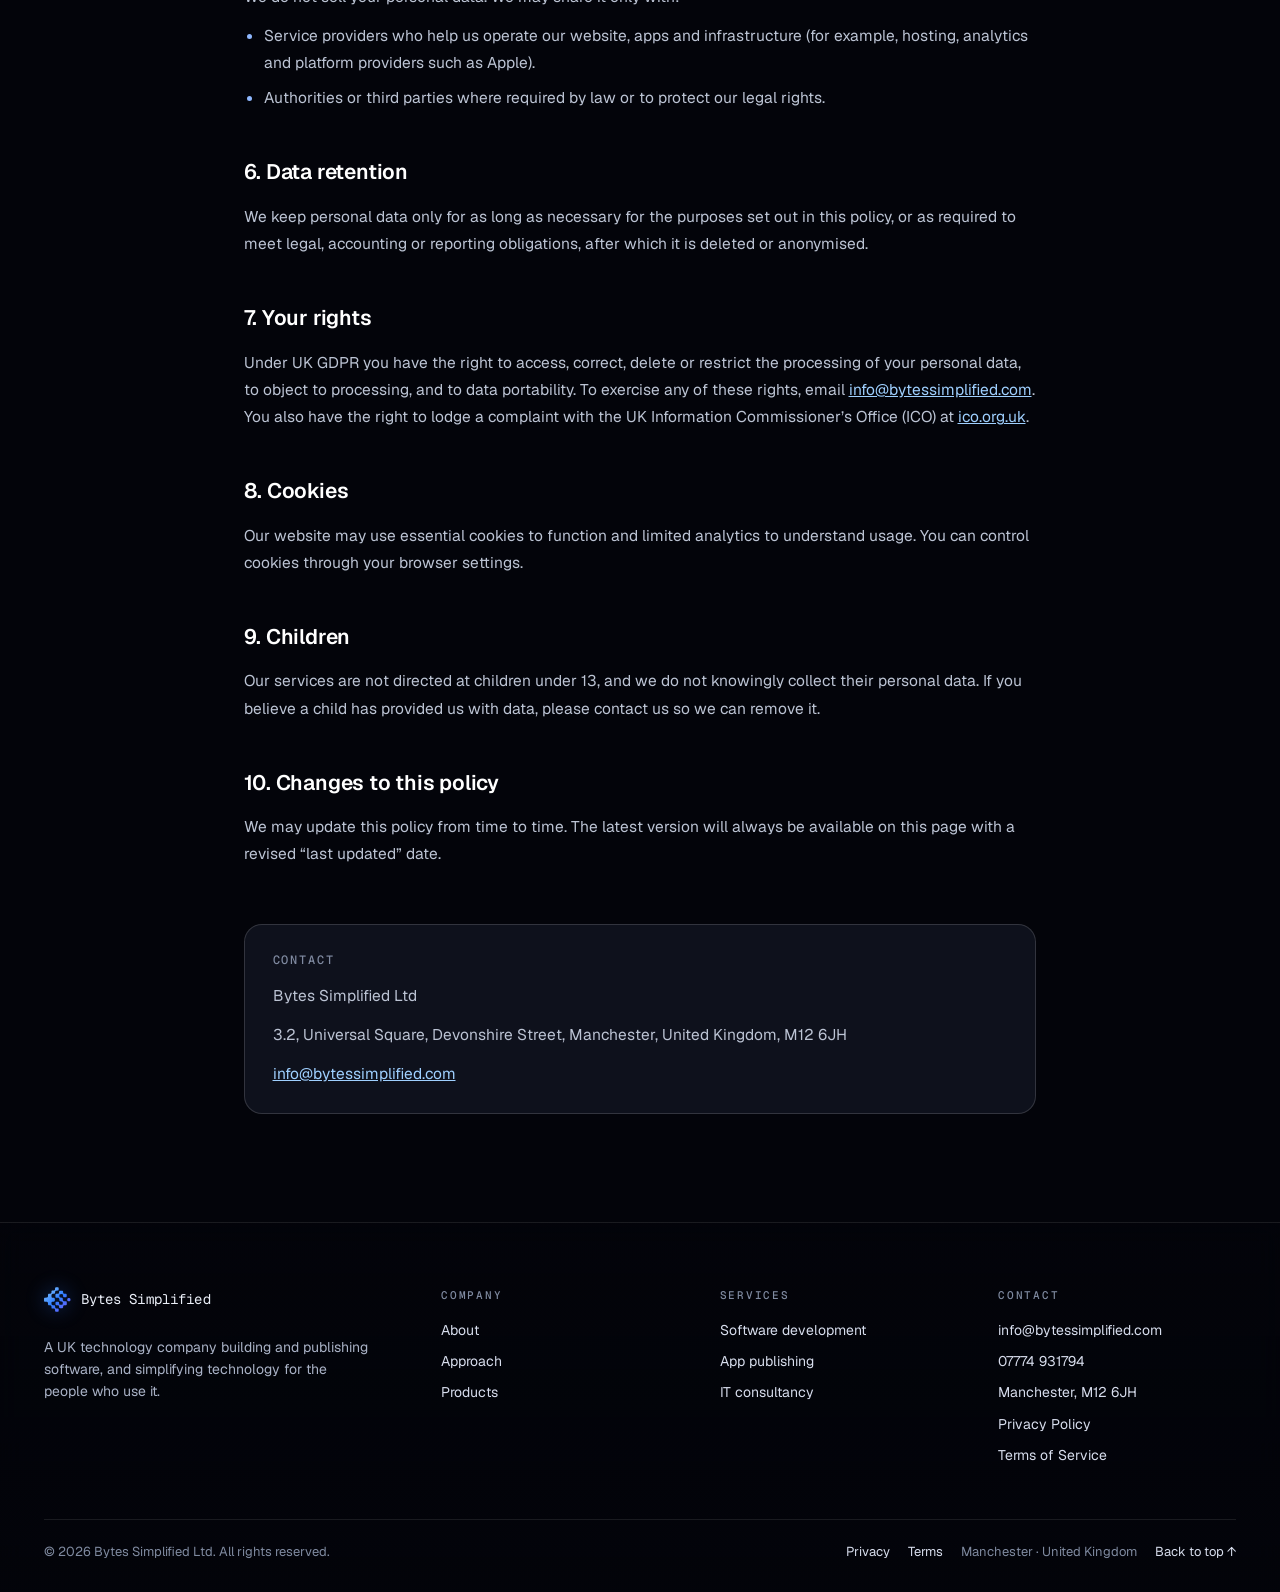
<file: privacy.html>
<!doctype html>
<html lang="en-GB" class="no-webgl">
<head>
<meta charset="utf-8">
<meta name="viewport" content="width=device-width, initial-scale=1, viewport-fit=cover">
<title>Privacy Policy — Bytes Simplified Ltd</title>
<meta name="description" content="How Bytes Simplified Ltd collects, uses and protects personal data across our website and applications.">
<meta name="theme-color" content="#03040a">
<meta name="color-scheme" content="dark">
<link rel="icon" href="assets/favicon.svg" type="image/svg+xml">
<link rel="icon" href="assets/img/favicon-32.png" type="image/png" sizes="32x32">
<link rel="apple-touch-icon" href="assets/img/apple-touch-icon.png">
<link rel="preload" href="assets/fonts/fraunces-normal.woff2" as="font" type="font/woff2" crossorigin>
<link rel="stylesheet" href="assets/css/site.css">
<script>document.documentElement.classList.add('js');</script>
</head>
<body>
<a class="skip" href="#main">Skip to content</a>

<svg class="defs" aria-hidden="true" focusable="false">
  <defs>
    <linearGradient id="mark-grad" x1="0" y1="0" x2="1" y2="1">
      <stop offset="0" stop-color="#8fd0ff"/>
      <stop offset=".5" stop-color="#2f7dff"/>
      <stop offset="1" stop-color="#7b5cff"/>
    </linearGradient>
    <symbol id="mark" viewBox="0 0 147 135"><path fill-rule="evenodd" d="M65.5 1.4 L62.5 2.0 L61.0 3.5 L60.4 5.5 L59.9 13.5 L58.8 15.5 L56.5 17.6 L53.5 18.6 L44.5 18.8 L42.1 19.5 L41.0 21.5 L40.6 29.5 L39.9 31.5 L37.5 34.4 L34.5 35.8 L25.5 36.1 L23.4 37.5 L22.1 40.5 L21.5 51.1 L20.6 53.5 L19.5 54.8 L15.5 57.1 L5.5 57.4 L2.5 58.2 L1.5 59.1 L0.2 62.5 L0.2 75.5 L1.4 78.5 L3.5 79.9 L15.5 80.4 L19.5 82.2 L20.8 83.5 L21.6 85.5 L22.0 94.5 L23.2 97.5 L25.5 98.9 L33.5 99.2 L37.5 100.8 L40.1 104.5 L40.8 106.5 L41.0 113.5 L41.2 114.5 L42.5 115.9 L45.5 116.6 L52.5 116.6 L55.5 117.1 L57.7 118.5 L60.0 122.5 L60.2 128.5 L61.5 132.6 L64.5 133.9 L76.5 133.9 L78.8 132.5 L80.0 130.5 L80.1 120.5 L78.6 117.5 L76.5 116.2 L67.5 116.0 L63.6 114.5 L61.8 112.5 L61.0 110.5 L60.6 104.5 L59.5 100.8 L57.5 99.2 L48.5 98.8 L45.5 98.0 L42.6 95.5 L41.0 91.5 L41.0 84.5 L42.2 81.5 L44.5 80.0 L52.5 79.8 L55.5 78.8 L58.0 76.5 L59.4 72.5 L59.2 64.5 L58.8 62.5 L57.5 60.4 L54.5 58.4 L44.5 57.8 L42.6 56.5 L41.2 54.5 L40.9 44.5 L41.8 40.5 L43.3 38.5 L45.5 37.1 L48.5 36.4 L56.5 36.1 L58.3 35.5 L60.0 33.5 L61.0 24.5 L62.8 21.5 L64.5 20.1 L66.5 19.4 L77.5 18.6 L78.9 17.5 L80.0 15.5 L80.1 5.5 L80.0 4.5 L78.5 2.4 L75.5 1.4ZM85.5 20.1 L83.4 21.5 L82.2 23.5 L81.6 31.5 L80.9 33.5 L79.5 34.9 L77.5 35.9 L73.5 36.4 L66.5 36.4 L64.5 37.0 L62.8 38.5 L62.0 41.5 L62.2 54.5 L63.6 56.5 L65.5 57.6 L77.5 58.2 L80.5 59.8 L83.0 63.5 L83.6 66.5 L84.0 73.5 L85.0 75.5 L87.5 77.1 L96.5 77.8 L99.5 79.2 L100.9 80.5 L101.9 82.5 L102.2 84.5 L102.0 92.5 L101.0 94.5 L98.5 96.1 L95.5 96.6 L89.5 96.6 L85.5 95.8 L83.8 94.5 L82.6 92.5 L82.1 84.5 L80.5 81.2 L78.5 80.0 L76.5 79.6 L67.5 79.6 L64.7 80.5 L63.0 82.5 L62.4 85.5 L62.4 93.5 L63.1 96.5 L64.5 97.9 L66.5 98.8 L76.5 99.1 L79.8 100.5 L81.8 103.5 L82.2 110.5 L83.1 112.5 L84.5 113.9 L87.5 114.9 L99.5 114.8 L101.5 114.2 L103.9 111.5 L104.4 104.5 L105.2 101.5 L106.5 100.0 L110.5 98.6 L120.5 98.2 L121.5 97.9 L123.1 96.5 L123.8 95.5 L124.1 93.5 L123.9 80.5 L122.8 78.5 L120.5 77.1 L109.5 76.9 L105.5 75.0 L104.1 73.5 L102.8 70.5 L102.2 61.5 L101.3 59.5 L98.5 57.8 L88.5 56.9 L85.5 54.4 L84.2 52.5 L83.8 49.5 L84.1 42.5 L85.1 40.5 L86.5 39.2 L89.5 38.3 L97.5 38.2 L100.5 39.0 L102.5 40.6 L103.5 42.7 L104.0 50.5 L105.7 53.5 L108.5 55.0 L118.5 55.1 L120.5 54.8 L122.9 52.5 L123.6 49.5 L123.6 41.5 L122.9 38.5 L120.5 36.2 L110.5 35.8 L106.5 34.4 L104.4 31.5 L103.9 24.5 L102.5 21.9 L100.5 20.2ZM133.5 59.4 L129.7 60.5 L127.1 63.5 L126.6 65.5 L126.6 71.5 L127.1 73.5 L128.9 75.5 L131.5 76.9 L139.5 76.8 L141.8 75.5 L143.8 72.5 L144.0 64.5 L142.5 61.9 L140.5 60.1 L137.5 59.4Z"/></symbol>
  </defs>
</svg>

<div class="scene-fallback" aria-hidden="true"></div>
<div class="vignette" aria-hidden="true"></div>
<div class="cursor" aria-hidden="true"><i class="cursor-ring"></i><i class="cursor-dot"></i></div>

<header class="site-header" id="top">
  <a class="brand" href="index.html" aria-label="Bytes Simplified home">
    <svg class="brand-mark" viewBox="0 0 147 135" aria-hidden="true"><use href="#mark"/></svg>
    <span class="brand-name">Bytes Simplified</span>
  </a>
  <nav class="nav" aria-label="Primary">
    <ul>
      <li><a href="index.html#services">Services</a></li>
      <li><a href="index.html#about">About</a></li>
      <li><a href="index.html#process">Approach</a></li>
      <li><a href="index.html#work">Products</a></li>
    </ul>
  </nav>
  <div class="header-end">
    <a class="btn btn-blue header-cta" href="index.html#contact">Start a project</a>
    <button class="icon-btn menu-btn" type="button" aria-expanded="false" aria-controls="mobile-menu" aria-label="Open menu">
      <span></span><span></span>
    </button>
  </div>
</header>

<div class="mobile-menu" id="mobile-menu" hidden>
  <nav aria-label="Mobile">
    <a href="index.html#services">Services</a>
    <a href="index.html#about">About</a>
    <a href="index.html#process">Approach</a>
    <a href="index.html#work">Products</a>
    <a href="index.html#contact">Contact</a>
  </nav>
  <a class="btn btn-blue" href="index.html#contact">Start a project</a>
</div>

<main id="main">
<section class="legal">
  <div class="wrap legal-body">
    <a class="back-link" href="index.html">← Back to home</a>
    <div class="doc-head">
      <span class="eyebrow">Legal</span>
      <h1>Privacy Policy</h1>
      <p class="lead">This policy explains how Bytes Simplified Ltd handles personal data across our
        website and the applications we develop and publish.</p>
      <p class="updated">Last updated: 1 June 2026</p>
    </div>

    <h2>1. Who we are</h2>
    <p>Bytes Simplified Ltd (“we”, “us”, “our”) is a technology company registered in England,
      headquartered at 3.2, Universal Square, Devonshire Street, Manchester, United Kingdom, M12 6JH.
      We are the data controller responsible for the personal data described in this policy.</p>
    <p>For any privacy questions or requests, contact us at
      <a href="mailto:info@bytessimplified.com">info@bytessimplified.com</a>.</p>

    <h2>2. The information we collect</h2>
    <p>We only collect data we need to provide and improve our services:</p>
    <ul>
      <li><strong>Information you give us</strong> — when you contact us or submit our website form, this
        may include your name, email address and the contents of your message.</li>
      <li><strong>Website usage data</strong> — basic technical information such as device type, browser
        and pages visited, used to keep the site secure and understand how it is used.</li>
      <li><strong>App data</strong> — where you use an application we publish, we may process account
        details, in-app activity, and information required to deliver features, subscriptions and
        in-app purchases. Each app’s store listing and in-app notices describe its specific data use.</li>
    </ul>

    <h2>3. How we use your information</h2>
    <ul>
      <li>To respond to your enquiries and provide the services you request.</li>
      <li>To operate, maintain, secure and improve our website and applications.</li>
      <li>To process purchases, subscriptions and in-app transactions where applicable.</li>
      <li>To comply with our legal and regulatory obligations.</li>
    </ul>
    <p>We rely on lawful bases under UK data protection law, including your consent, the performance of
      a contract, our legitimate interests in running our business, and legal compliance.</p>

    <h2>4. Payments and in-app purchases</h2>
    <p>Purchases, subscriptions and in-app purchases made through the Apple App Store are processed by
      Apple under Apple’s own terms and privacy policy. We do not receive or store your full payment
      card details.</p>

    <h2>5. Sharing your information</h2>
    <p>We do not sell your personal data. We may share it only with:</p>
    <ul>
      <li>Service providers who help us operate our website, apps and infrastructure (for example,
        hosting, analytics and platform providers such as Apple).</li>
      <li>Authorities or third parties where required by law or to protect our legal rights.</li>
    </ul>

    <h2>6. Data retention</h2>
    <p>We keep personal data only for as long as necessary for the purposes set out in this policy, or
      as required to meet legal, accounting or reporting obligations, after which it is deleted or
      anonymised.</p>

    <h2>7. Your rights</h2>
    <p>Under UK GDPR you have the right to access, correct, delete or restrict the processing of your
      personal data, to object to processing, and to data portability. To exercise any of these rights,
      email <a href="mailto:info@bytessimplified.com">info@bytessimplified.com</a>. You also have the
      right to lodge a complaint with the UK Information Commissioner’s Office (ICO) at
      <a href="https://ico.org.uk" target="_blank" rel="noopener">ico.org.uk</a>.</p>

    <h2>8. Cookies</h2>
    <p>Our website may use essential cookies to function and limited analytics to understand usage. You
      can control cookies through your browser settings.</p>

    <h2>9. Children</h2>
    <p>Our services are not directed at children under 13, and we do not knowingly collect their
      personal data. If you believe a child has provided us with data, please contact us so we can
      remove it.</p>

    <h2>10. Changes to this policy</h2>
    <p>We may update this policy from time to time. The latest version will always be available on this
      page with a revised “last updated” date.</p>

    <div class="contact-box">
      <h3 style="margin-top:0">Contact</h3>
      <p>Bytes Simplified Ltd</p>
      <p>3.2, Universal Square, Devonshire Street, Manchester, United Kingdom, M12 6JH</p>
      <p><a href="mailto:info@bytessimplified.com">info@bytessimplified.com</a></p>
    </div>
  </div>
</section>
</main>

<footer class="site-footer">
  <div class="wrap">
    <div class="footer-top">
      <div class="footer-brand">
        <a class="brand" href="index.html" aria-label="Bytes Simplified home">
          <svg class="brand-mark" viewBox="0 0 147 135" aria-hidden="true"><use href="#mark"/></svg>
          <span class="brand-name">Bytes Simplified</span>
        </a>
        <p>A UK technology company building and publishing software, and simplifying technology for the people who use it.</p>
      </div>
      <div class="footer-col">
        <h4>Company</h4>
        <ul>
          <li><a href="index.html#about">About</a></li>
          <li><a href="index.html#process">Approach</a></li>
          <li><a href="index.html#work">Products</a></li>
        </ul>
      </div>
      <div class="footer-col">
        <h4>Services</h4>
        <ul>
          <li><a href="index.html#services">Software development</a></li>
          <li><a href="index.html#services">App publishing</a></li>
          <li><a href="index.html#services">IT consultancy</a></li>
        </ul>
      </div>
      <div class="footer-col">
        <h4>Contact</h4>
        <ul>
          <li><a href="mailto:info@bytessimplified.com">info@bytessimplified.com</a></li>
          <li><a href="tel:+447774931794">07774 931794</a></li>
          <li>Manchester, M12 6JH</li>
          <li><a href="privacy.html">Privacy Policy</a></li>
          <li><a href="terms.html">Terms of Service</a></li>
        </ul>
      </div>
    </div>
    <div class="footer-bottom">
      <span>© <span class="year">2026</span> Bytes Simplified Ltd. All rights reserved.</span>
      <span class="footer-links"><a href="privacy.html">Privacy</a><a href="terms.html">Terms</a><span>Manchester · United Kingdom</span><button class="motion-toggle" type="button" hidden>Pause animation</button><a href="#top">Back to top ↑</a></span>
    </div>
  </div>
</footer>

<script src="assets/js/app.js" defer></script>
</body>
</html>
</file>
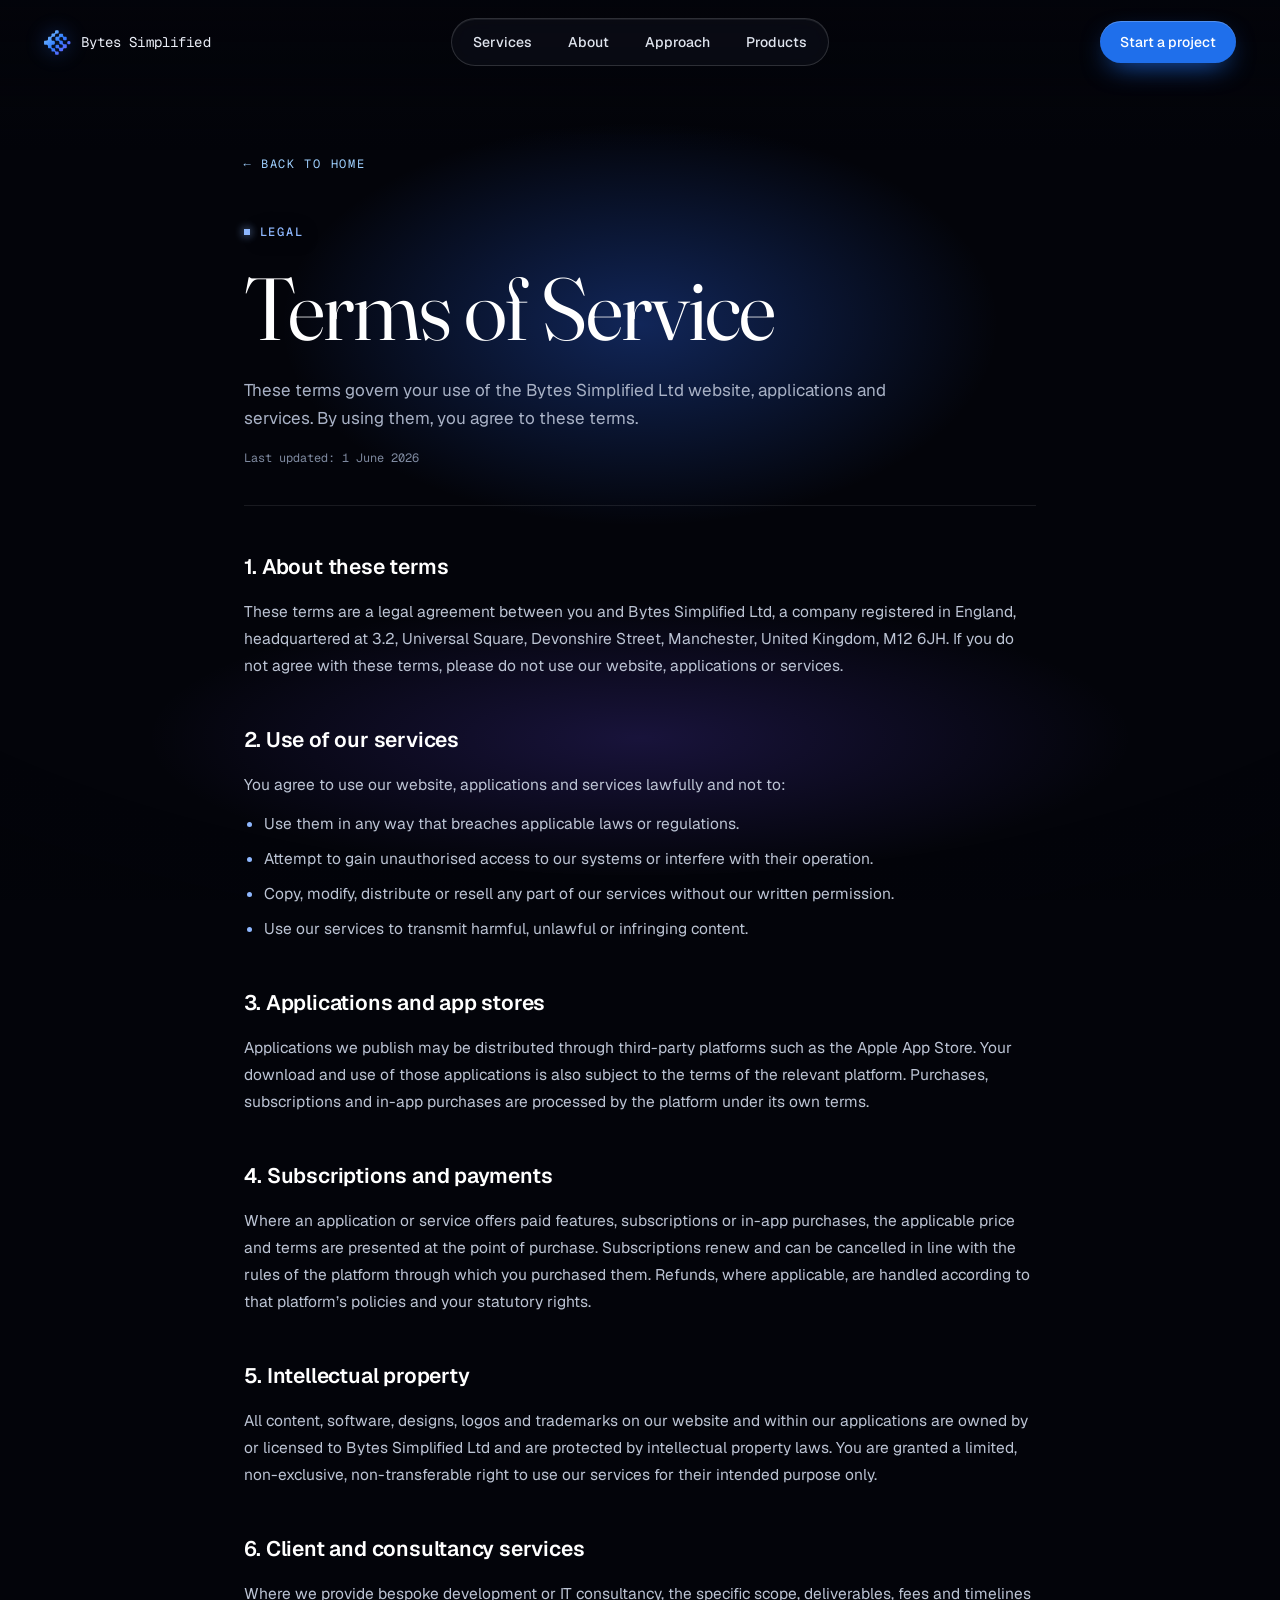
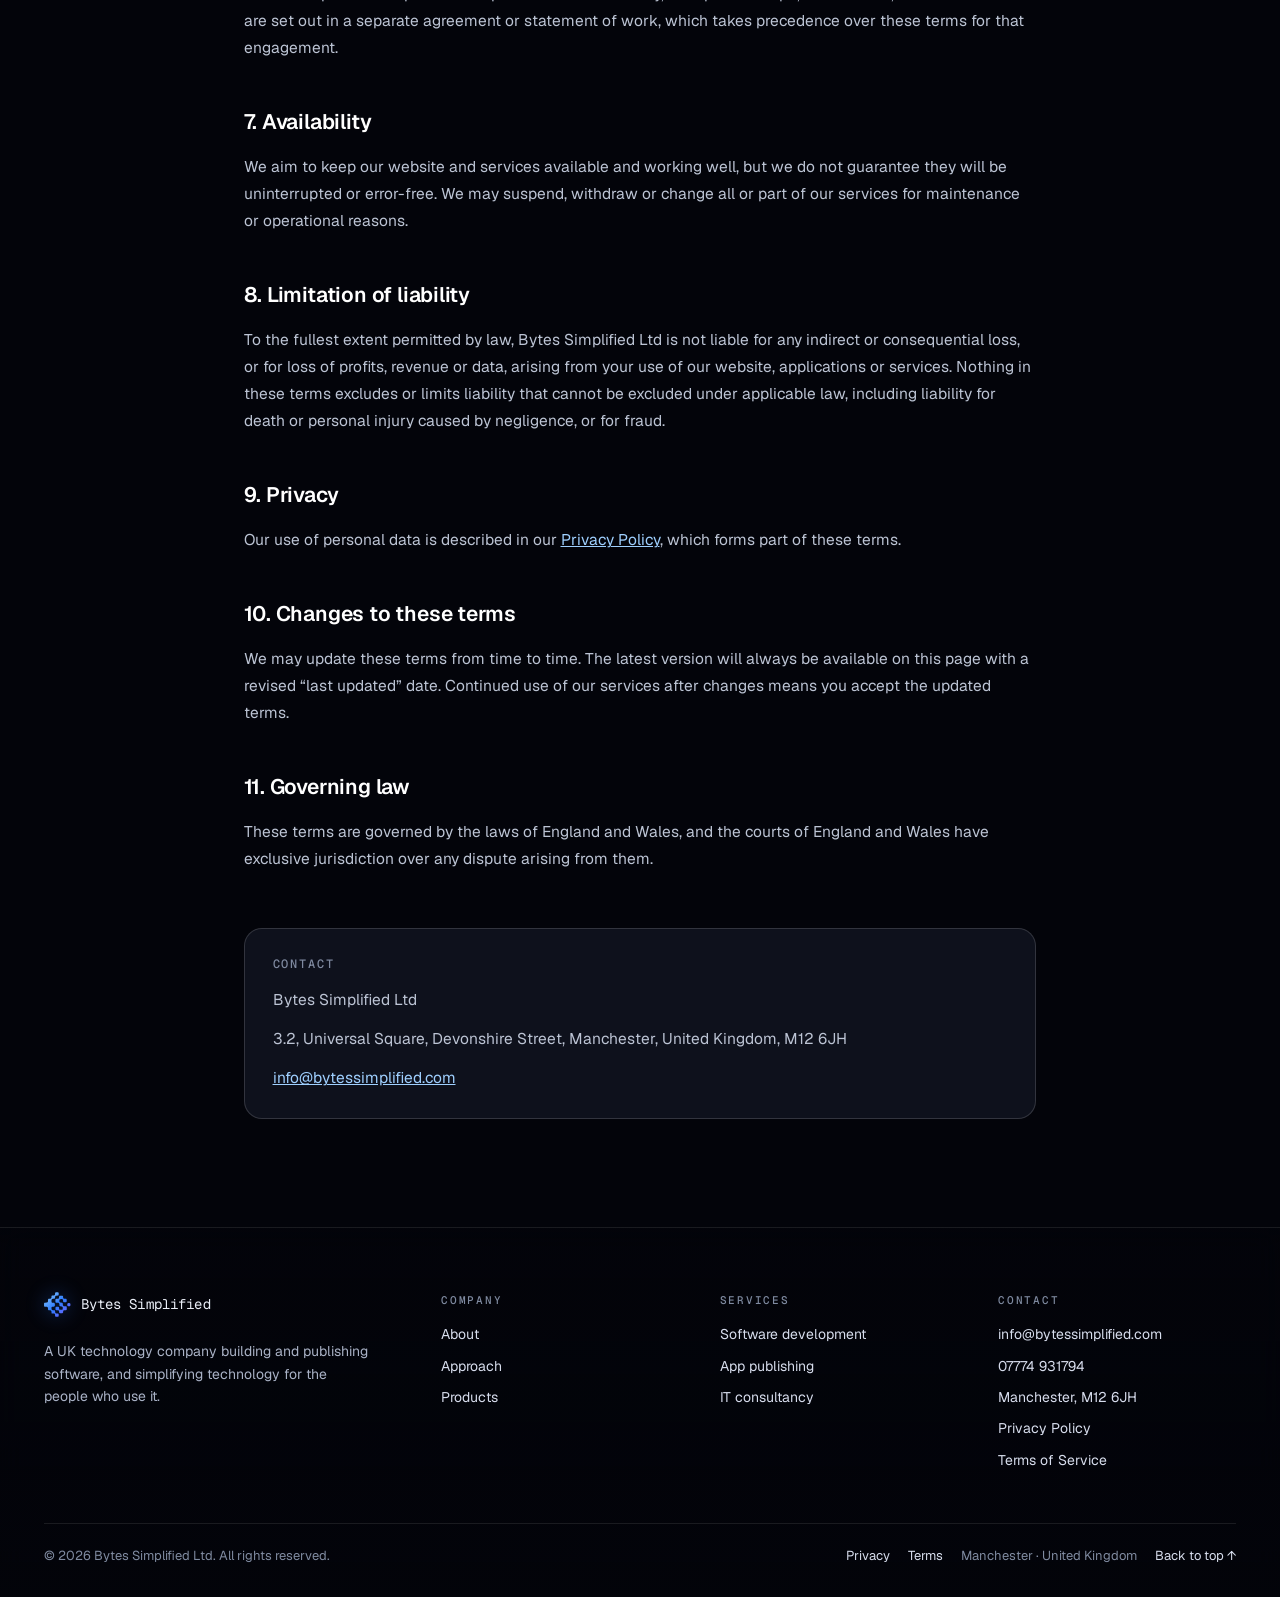
<file: terms.html>
<!doctype html>
<html lang="en-GB" class="no-webgl">
<head>
<meta charset="utf-8">
<meta name="viewport" content="width=device-width, initial-scale=1, viewport-fit=cover">
<title>Terms of Service — Bytes Simplified Ltd</title>
<meta name="description" content="The terms governing your use of the Bytes Simplified Ltd website, applications and services.">
<meta name="theme-color" content="#03040a">
<meta name="color-scheme" content="dark">
<link rel="icon" href="assets/favicon.svg" type="image/svg+xml">
<link rel="icon" href="assets/img/favicon-32.png" type="image/png" sizes="32x32">
<link rel="apple-touch-icon" href="assets/img/apple-touch-icon.png">
<link rel="preload" href="assets/fonts/fraunces-normal.woff2" as="font" type="font/woff2" crossorigin>
<link rel="stylesheet" href="assets/css/site.css">
<script>document.documentElement.classList.add('js');</script>
</head>
<body>
<a class="skip" href="#main">Skip to content</a>

<svg class="defs" aria-hidden="true" focusable="false">
  <defs>
    <linearGradient id="mark-grad" x1="0" y1="0" x2="1" y2="1">
      <stop offset="0" stop-color="#8fd0ff"/>
      <stop offset=".5" stop-color="#2f7dff"/>
      <stop offset="1" stop-color="#7b5cff"/>
    </linearGradient>
    <symbol id="mark" viewBox="0 0 147 135"><path fill-rule="evenodd" d="M65.5 1.4 L62.5 2.0 L61.0 3.5 L60.4 5.5 L59.9 13.5 L58.8 15.5 L56.5 17.6 L53.5 18.6 L44.5 18.8 L42.1 19.5 L41.0 21.5 L40.6 29.5 L39.9 31.5 L37.5 34.4 L34.5 35.8 L25.5 36.1 L23.4 37.5 L22.1 40.5 L21.5 51.1 L20.6 53.5 L19.5 54.8 L15.5 57.1 L5.5 57.4 L2.5 58.2 L1.5 59.1 L0.2 62.5 L0.2 75.5 L1.4 78.5 L3.5 79.9 L15.5 80.4 L19.5 82.2 L20.8 83.5 L21.6 85.5 L22.0 94.5 L23.2 97.5 L25.5 98.9 L33.5 99.2 L37.5 100.8 L40.1 104.5 L40.8 106.5 L41.0 113.5 L41.2 114.5 L42.5 115.9 L45.5 116.6 L52.5 116.6 L55.5 117.1 L57.7 118.5 L60.0 122.5 L60.2 128.5 L61.5 132.6 L64.5 133.9 L76.5 133.9 L78.8 132.5 L80.0 130.5 L80.1 120.5 L78.6 117.5 L76.5 116.2 L67.5 116.0 L63.6 114.5 L61.8 112.5 L61.0 110.5 L60.6 104.5 L59.5 100.8 L57.5 99.2 L48.5 98.8 L45.5 98.0 L42.6 95.5 L41.0 91.5 L41.0 84.5 L42.2 81.5 L44.5 80.0 L52.5 79.8 L55.5 78.8 L58.0 76.5 L59.4 72.5 L59.2 64.5 L58.8 62.5 L57.5 60.4 L54.5 58.4 L44.5 57.8 L42.6 56.5 L41.2 54.5 L40.9 44.5 L41.8 40.5 L43.3 38.5 L45.5 37.1 L48.5 36.4 L56.5 36.1 L58.3 35.5 L60.0 33.5 L61.0 24.5 L62.8 21.5 L64.5 20.1 L66.5 19.4 L77.5 18.6 L78.9 17.5 L80.0 15.5 L80.1 5.5 L80.0 4.5 L78.5 2.4 L75.5 1.4ZM85.5 20.1 L83.4 21.5 L82.2 23.5 L81.6 31.5 L80.9 33.5 L79.5 34.9 L77.5 35.9 L73.5 36.4 L66.5 36.4 L64.5 37.0 L62.8 38.5 L62.0 41.5 L62.2 54.5 L63.6 56.5 L65.5 57.6 L77.5 58.2 L80.5 59.8 L83.0 63.5 L83.6 66.5 L84.0 73.5 L85.0 75.5 L87.5 77.1 L96.5 77.8 L99.5 79.2 L100.9 80.5 L101.9 82.5 L102.2 84.5 L102.0 92.5 L101.0 94.5 L98.5 96.1 L95.5 96.6 L89.5 96.6 L85.5 95.8 L83.8 94.5 L82.6 92.5 L82.1 84.5 L80.5 81.2 L78.5 80.0 L76.5 79.6 L67.5 79.6 L64.7 80.5 L63.0 82.5 L62.4 85.5 L62.4 93.5 L63.1 96.5 L64.5 97.9 L66.5 98.8 L76.5 99.1 L79.8 100.5 L81.8 103.5 L82.2 110.5 L83.1 112.5 L84.5 113.9 L87.5 114.9 L99.5 114.8 L101.5 114.2 L103.9 111.5 L104.4 104.5 L105.2 101.5 L106.5 100.0 L110.5 98.6 L120.5 98.2 L121.5 97.9 L123.1 96.5 L123.8 95.5 L124.1 93.5 L123.9 80.5 L122.8 78.5 L120.5 77.1 L109.5 76.9 L105.5 75.0 L104.1 73.5 L102.8 70.5 L102.2 61.5 L101.3 59.5 L98.5 57.8 L88.5 56.9 L85.5 54.4 L84.2 52.5 L83.8 49.5 L84.1 42.5 L85.1 40.5 L86.5 39.2 L89.5 38.3 L97.5 38.2 L100.5 39.0 L102.5 40.6 L103.5 42.7 L104.0 50.5 L105.7 53.5 L108.5 55.0 L118.5 55.1 L120.5 54.8 L122.9 52.5 L123.6 49.5 L123.6 41.5 L122.9 38.5 L120.5 36.2 L110.5 35.8 L106.5 34.4 L104.4 31.5 L103.9 24.5 L102.5 21.9 L100.5 20.2ZM133.5 59.4 L129.7 60.5 L127.1 63.5 L126.6 65.5 L126.6 71.5 L127.1 73.5 L128.9 75.5 L131.5 76.9 L139.5 76.8 L141.8 75.5 L143.8 72.5 L144.0 64.5 L142.5 61.9 L140.5 60.1 L137.5 59.4Z"/></symbol>
  </defs>
</svg>

<div class="scene-fallback" aria-hidden="true"></div>
<div class="vignette" aria-hidden="true"></div>
<div class="cursor" aria-hidden="true"><i class="cursor-ring"></i><i class="cursor-dot"></i></div>

<header class="site-header" id="top">
  <a class="brand" href="index.html" aria-label="Bytes Simplified home">
    <svg class="brand-mark" viewBox="0 0 147 135" aria-hidden="true"><use href="#mark"/></svg>
    <span class="brand-name">Bytes Simplified</span>
  </a>
  <nav class="nav" aria-label="Primary">
    <ul>
      <li><a href="index.html#services">Services</a></li>
      <li><a href="index.html#about">About</a></li>
      <li><a href="index.html#process">Approach</a></li>
      <li><a href="index.html#work">Products</a></li>
    </ul>
  </nav>
  <div class="header-end">
    <a class="btn btn-blue header-cta" href="index.html#contact">Start a project</a>
    <button class="icon-btn menu-btn" type="button" aria-expanded="false" aria-controls="mobile-menu" aria-label="Open menu">
      <span></span><span></span>
    </button>
  </div>
</header>

<div class="mobile-menu" id="mobile-menu" hidden>
  <nav aria-label="Mobile">
    <a href="index.html#services">Services</a>
    <a href="index.html#about">About</a>
    <a href="index.html#process">Approach</a>
    <a href="index.html#work">Products</a>
    <a href="index.html#contact">Contact</a>
  </nav>
  <a class="btn btn-blue" href="index.html#contact">Start a project</a>
</div>

<main id="main">
<section class="legal">
  <div class="wrap legal-body">
    <a class="back-link" href="index.html">← Back to home</a>
    <div class="doc-head">
      <span class="eyebrow">Legal</span>
      <h1>Terms of Service</h1>
      <p class="lead">These terms govern your use of the Bytes Simplified Ltd website, applications and
        services. By using them, you agree to these terms.</p>
      <p class="updated">Last updated: 1 June 2026</p>
    </div>

    <h2>1. About these terms</h2>
    <p>These terms are a legal agreement between you and Bytes Simplified Ltd, a company registered in
      England, headquartered at 3.2, Universal Square, Devonshire Street, Manchester, United Kingdom,
      M12 6JH. If you do not agree with these terms, please do not use our website, applications or
      services.</p>

    <h2>2. Use of our services</h2>
    <p>You agree to use our website, applications and services lawfully and not to:</p>
    <ul>
      <li>Use them in any way that breaches applicable laws or regulations.</li>
      <li>Attempt to gain unauthorised access to our systems or interfere with their operation.</li>
      <li>Copy, modify, distribute or resell any part of our services without our written permission.</li>
      <li>Use our services to transmit harmful, unlawful or infringing content.</li>
    </ul>

    <h2>3. Applications and app stores</h2>
    <p>Applications we publish may be distributed through third-party platforms such as the Apple App
      Store. Your download and use of those applications is also subject to the terms of the relevant
      platform. Purchases, subscriptions and in-app purchases are processed by the platform under its
      own terms.</p>

    <h2>4. Subscriptions and payments</h2>
    <p>Where an application or service offers paid features, subscriptions or in-app purchases, the
      applicable price and terms are presented at the point of purchase. Subscriptions renew and can be
      cancelled in line with the rules of the platform through which you purchased them. Refunds, where
      applicable, are handled according to that platform’s policies and your statutory rights.</p>

    <h2>5. Intellectual property</h2>
    <p>All content, software, designs, logos and trademarks on our website and within our applications
      are owned by or licensed to Bytes Simplified Ltd and are protected by intellectual property laws.
      You are granted a limited, non-exclusive, non-transferable right to use our services for their
      intended purpose only.</p>

    <h2>6. Client and consultancy services</h2>
    <p>Where we provide bespoke development or IT consultancy, the specific scope, deliverables, fees
      and timelines are set out in a separate agreement or statement of work, which takes precedence
      over these terms for that engagement.</p>

    <h2>7. Availability</h2>
    <p>We aim to keep our website and services available and working well, but we do not guarantee they
      will be uninterrupted or error-free. We may suspend, withdraw or change all or part of our
      services for maintenance or operational reasons.</p>

    <h2>8. Limitation of liability</h2>
    <p>To the fullest extent permitted by law, Bytes Simplified Ltd is not liable for any indirect or
      consequential loss, or for loss of profits, revenue or data, arising from your use of our website,
      applications or services. Nothing in these terms excludes or limits liability that cannot be
      excluded under applicable law, including liability for death or personal injury caused by
      negligence, or for fraud.</p>

    <h2>9. Privacy</h2>
    <p>Our use of personal data is described in our <a href="privacy.html">Privacy Policy</a>, which
      forms part of these terms.</p>

    <h2>10. Changes to these terms</h2>
    <p>We may update these terms from time to time. The latest version will always be available on this
      page with a revised “last updated” date. Continued use of our services after changes means you
      accept the updated terms.</p>

    <h2>11. Governing law</h2>
    <p>These terms are governed by the laws of England and Wales, and the courts of England and Wales
      have exclusive jurisdiction over any dispute arising from them.</p>

    <div class="contact-box">
      <h3 style="margin-top:0">Contact</h3>
      <p>Bytes Simplified Ltd</p>
      <p>3.2, Universal Square, Devonshire Street, Manchester, United Kingdom, M12 6JH</p>
      <p><a href="mailto:info@bytessimplified.com">info@bytessimplified.com</a></p>
    </div>
  </div>
</section>
</main>

<footer class="site-footer">
  <div class="wrap">
    <div class="footer-top">
      <div class="footer-brand">
        <a class="brand" href="index.html" aria-label="Bytes Simplified home">
          <svg class="brand-mark" viewBox="0 0 147 135" aria-hidden="true"><use href="#mark"/></svg>
          <span class="brand-name">Bytes Simplified</span>
        </a>
        <p>A UK technology company building and publishing software, and simplifying technology for the people who use it.</p>
      </div>
      <div class="footer-col">
        <h4>Company</h4>
        <ul>
          <li><a href="index.html#about">About</a></li>
          <li><a href="index.html#process">Approach</a></li>
          <li><a href="index.html#work">Products</a></li>
        </ul>
      </div>
      <div class="footer-col">
        <h4>Services</h4>
        <ul>
          <li><a href="index.html#services">Software development</a></li>
          <li><a href="index.html#services">App publishing</a></li>
          <li><a href="index.html#services">IT consultancy</a></li>
        </ul>
      </div>
      <div class="footer-col">
        <h4>Contact</h4>
        <ul>
          <li><a href="mailto:info@bytessimplified.com">info@bytessimplified.com</a></li>
          <li><a href="tel:+447774931794">07774 931794</a></li>
          <li>Manchester, M12 6JH</li>
          <li><a href="privacy.html">Privacy Policy</a></li>
          <li><a href="terms.html">Terms of Service</a></li>
        </ul>
      </div>
    </div>
    <div class="footer-bottom">
      <span>© <span class="year">2026</span> Bytes Simplified Ltd. All rights reserved.</span>
      <span class="footer-links"><a href="privacy.html">Privacy</a><a href="terms.html">Terms</a><span>Manchester · United Kingdom</span><button class="motion-toggle" type="button" hidden>Pause animation</button><a href="#top">Back to top ↑</a></span>
    </div>
  </div>
</footer>

<script src="assets/js/app.js" defer></script>
</body>
</html>
</file>
<file: assets/css/site.css>
/* Bytes Simplified — site styles */

@font-face { font-family: "Geist"; src: url("../fonts/geist.woff2") format("woff2"); font-weight: 300 700; font-style: normal; font-display: swap; }
@font-face { font-family: "Geist Mono"; src: url("../fonts/geist-mono.woff2") format("woff2"); font-weight: 400 500; font-style: normal; font-display: swap; }
@font-face { font-family: "Geist Pixel"; src: url("../fonts/geist-pixel.woff2") format("woff2"); font-weight: 400; font-style: normal; font-display: swap; }
@font-face { font-family: "Fraunces"; src: url("../fonts/fraunces-normal.woff2") format("woff2"); font-weight: 300 600; font-style: normal; font-display: swap; }
@font-face { font-family: "Fraunces"; src: url("../fonts/fraunces-italic.woff2") format("woff2"); font-weight: 300 500; font-style: italic; font-display: swap; }

:root {
  --bg: #03040a;
  --ink: #f3f5fa;
  --muted: #a9b2c6;
  --dim: #7f8aa0;
  --line: rgba(255, 255, 255, .09);
  --line-2: rgba(255, 255, 255, .15);
  --blue: #1f6feb;
  --cyan: #9fd0ff;
  --label: #8fb8ff;
  --r: 18px;
  --pad: clamp(18px, 3.4vw, 48px);
  --max: 1760px;
  --header-h: 78px;
  --ease: cubic-bezier(.2, .7, .2, 1);
  --f-display: "Fraunces", Georgia, "Times New Roman", serif;
  --f-pixel: "Geist Pixel", "Geist Mono", ui-monospace, monospace;
  --f-sans: "Geist", ui-sans-serif, system-ui, -apple-system, "Segoe UI", sans-serif;
  --f-mono: "Geist Mono", ui-monospace, "SFMono-Regular", Menlo, monospace;
  color-scheme: dark;
}

*, *::before, *::after { box-sizing: border-box; }
[hidden] { display: none !important; }
html { -webkit-text-size-adjust: 100%; text-size-adjust: 100%; scroll-behavior: smooth; scroll-padding-top: var(--header-h); }
body {
  margin: 0; min-height: 100vh;
  background: var(--bg); color: var(--ink);
  font-family: var(--f-sans); font-size: 16px; line-height: 1.6;
  -webkit-font-smoothing: antialiased; -moz-osx-font-smoothing: grayscale;
  overflow-x: hidden;
}
img, svg { display: block; max-width: 100%; }
a { color: inherit; }
button, input, select, textarea { font: inherit; color: inherit; }
h1, h2, h3, h4, p { margin: 0; }
:focus-visible { outline: 2px solid #8cc4ff; outline-offset: 3px; border-radius: 8px; }
/* Sections receive focus when a nav link jumps to them; the jump itself is the cue. */
[tabindex="-1"]:focus { outline: none; }
::selection { background: rgba(47, 125, 255, .45); color: #fff; }

.sr-only { position: absolute !important; width: 1px; height: 1px; padding: 0; margin: -1px; overflow: hidden; clip: rect(0 0 0 0); white-space: nowrap; border: 0; }
.skip { position: fixed; left: 16px; top: -64px; z-index: 400; padding: 10px 16px; border-radius: 12px; background: #fff; color: #05060c; font-weight: 600; text-decoration: none; transition: top .2s; }
.skip:focus { top: 16px; }
.defs { position: absolute; width: 0; height: 0; overflow: hidden; }
.wrap { width: 100%; max-width: var(--max); margin-inline: auto; padding-inline: var(--pad); }

/* ------------------------------------------------------------ scene layers */
.scene { position: fixed; inset: 0; z-index: 0; width: 100%; height: 100%; display: block; pointer-events: none; }
.scene-fallback { display: none; }
.no-webgl .scene { display: none; }
.no-webgl .scene-fallback {
  display: block; position: fixed; inset: 0; z-index: 0;
  background:
    radial-gradient(40% 32% at 50% 36%, rgba(47, 110, 255, .32), transparent 70%),
    radial-gradient(55% 22% at 50% 82%, rgba(110, 80, 255, .2), transparent 70%),
    var(--bg);
}
.vignette {
  position: fixed; inset: 0; z-index: 1; pointer-events: none;
  background:
    radial-gradient(130% 95% at 50% 42%, transparent 58%, rgba(1, 2, 6, .6) 100%),
    linear-gradient(to bottom, rgba(3, 4, 10, .7), rgba(3, 4, 10, 0) 150px);
}
main, .site-footer { position: relative; z-index: 2; }
main { overflow-x: clip; }

/* ------------------------------------------------------------ type */
.display { font-family: var(--f-display); font-weight: 360; font-optical-sizing: auto; line-height: 1.02; letter-spacing: -.022em; color: #fff; }
.display em { font-style: italic; font-weight: 320; color: var(--cyan); }
/* ?font=pixel — the anchor-ai pixel headlines, kept for comparison */
.font-pixel .display, .font-pixel .step h3, .font-pixel .mobile-menu nav a { font-family: var(--f-pixel); font-weight: 400; letter-spacing: -.01em; line-height: .98; }
.font-pixel .display em { font-style: normal; font-weight: 400; }
/* Text that sits straight on the particles gets a soft dark halo. */
.display, .lede, .eyebrow, .about-copy p, .stat-num { text-shadow: 0 2px 18px rgba(3, 4, 10, .9), 0 0 3px rgba(3, 4, 10, .55); }
.eyebrow { margin-bottom: 18px; font-family: var(--f-mono); font-size: 12px; font-weight: 500; letter-spacing: .16em; text-transform: uppercase; color: var(--label); }
.eyebrow::before { content: ""; display: inline-block; width: 6px; height: 6px; margin: 0 10px 1px 0; background: currentColor; box-shadow: 0 0 10px currentColor; }
.lede { font-size: clamp(15.5px, 1.1vw, 17.5px); line-height: 1.62; color: #b9c1d3; max-width: 46ch; }

/* ------------------------------------------------------------ buttons */
.btn {
  display: inline-flex; align-items: center; justify-content: center; gap: 8px;
  height: 42px; padding: 0 20px; border: 0; border-radius: 999px;
  font-size: 14px; font-weight: 500; line-height: 1; text-decoration: none; white-space: nowrap; cursor: pointer;
  transition: transform .3s var(--ease), box-shadow .3s, background-color .3s;
}
.btn:hover { transform: translateY(-1px); }
.btn:active { transform: translateY(0) scale(.98); }
.btn-blue { background: var(--blue); color: #fff; box-shadow: inset 0 1px 0 rgba(255, 255, 255, .22), 0 10px 28px -10px rgba(31, 111, 235, .95); }
.btn-blue:hover { box-shadow: inset 0 1px 0 rgba(255, 255, 255, .3), 0 0 0 4px rgba(31, 111, 235, .22), 0 14px 36px -8px rgba(59, 130, 255, 1); }
.btn-white { background: #eef1f6; color: #080b14; }
.btn-white:hover { background: #fff; box-shadow: 0 0 0 4px rgba(255, 255, 255, .12); }
.actions { display: flex; flex-wrap: wrap; gap: 10px; }

.icon-btn {
  display: grid; place-items: center; width: 42px; height: 42px; padding: 0; border-radius: 50%;
  border: 1px solid var(--line-2); background: rgba(16, 18, 28, .55); color: #e6ebf5; cursor: pointer;
  -webkit-backdrop-filter: blur(14px) saturate(140%); backdrop-filter: blur(14px) saturate(140%);
  transition: background-color .25s, border-color .25s;
}
.icon-btn:hover { background: rgba(255, 255, 255, .1); border-color: rgba(255, 255, 255, .26); }
.icon-btn svg { width: 18px; height: 18px; fill: none; stroke: currentColor; stroke-width: 1.8; stroke-linecap: round; stroke-linejoin: round; }

/* ------------------------------------------------------------ glass */
.card {
  position: relative; overflow: hidden; border-radius: var(--r);
  background: linear-gradient(180deg, rgba(44, 48, 70, .44), rgba(18, 21, 34, .5));
  border: 1px solid rgba(255, 255, 255, .09);
  box-shadow: inset 0 1px 0 rgba(255, 255, 255, .08), 0 24px 60px -30px rgba(0, 0, 0, .8);
  -webkit-backdrop-filter: blur(18px) saturate(135%); backdrop-filter: blur(18px) saturate(135%);
  transition: border-color .35s, transform .5s var(--ease);
}
.card::before {
  content: ""; position: absolute; inset: 0; pointer-events: none; opacity: 0; transition: opacity .4s;
  background: radial-gradient(380px circle at var(--mx, 50%) var(--my, 0%), rgba(90, 150, 255, .16), transparent 62%);
}
.card:hover { border-color: rgba(150, 190, 255, .26); }
.card:hover::before { opacity: 1; }

/* ------------------------------------------------------------ header */
.site-header {
  position: fixed; inset: 0 0 auto 0; z-index: 50;
  display: grid; grid-template-columns: 1fr auto 1fr; align-items: center; gap: 16px;
  padding: 18px var(--pad);
  transition: padding .4s var(--ease);
}
.site-header.is-scrolled { padding-block: 12px; }
.site-header::before {
  content: ""; position: absolute; inset: 0 0 -36px; z-index: -1; pointer-events: none; opacity: 0; transition: opacity .4s;
  background: linear-gradient(to bottom, rgba(3, 4, 10, .92), rgba(3, 4, 10, .62) 55%, rgba(3, 4, 10, 0));
}
.site-header.is-scrolled::before { opacity: 1; }
.brand { display: inline-flex; align-items: center; gap: 10px; justify-self: start; text-decoration: none; }
.brand-mark { width: 27px; height: 25px; fill: url(#mark-grad); filter: drop-shadow(0 0 10px rgba(47, 125, 255, .45)); }
.brand-name { font-family: var(--f-mono); font-size: 14px; letter-spacing: .01em; color: #eaeef7; }
.nav ul {
  display: flex; gap: 2px; margin: 0; padding: 4px; list-style: none; border-radius: 999px;
  background: rgba(16, 18, 28, .52); border: 1px solid var(--line-2);
  box-shadow: inset 0 1px 0 rgba(255, 255, 255, .07);
  -webkit-backdrop-filter: blur(14px) saturate(140%); backdrop-filter: blur(14px) saturate(140%);
}
.nav a { display: block; padding: 8px 17px; border-radius: 999px; font-size: 14px; font-weight: 500; color: #dfe4ee; text-decoration: none; transition: background-color .25s, color .25s; }
.nav a:hover { background: rgba(255, 255, 255, .07); color: #fff; }
.nav a[aria-current="true"] { background: rgba(255, 255, 255, .11); color: #fff; }
.header-end { display: flex; align-items: center; gap: 10px; justify-self: end; }
.menu-btn { display: none; }
.menu-btn span { grid-area: 1 / 1; display: block; width: 16px; height: 1.5px; border-radius: 2px; background: #fff; transition: transform .35s var(--ease); }
.menu-btn span:first-child { transform: translateY(-3.5px); }
.menu-btn span:last-child { transform: translateY(3.5px); }
.menu-btn[aria-expanded="true"] span:first-child { transform: rotate(45deg); }
.menu-btn[aria-expanded="true"] span:last-child { transform: rotate(-45deg); }

.mobile-menu {
  position: fixed; inset: 0; z-index: 45;
  display: flex; flex-direction: column; justify-content: center; gap: 28px;
  padding: 110px var(--pad) 40px;
  background: rgba(3, 4, 10, .84);
  -webkit-backdrop-filter: blur(20px); backdrop-filter: blur(20px);
}
.mobile-menu[hidden] { display: none; }
.mobile-menu nav { display: grid; gap: 6px; }
.mobile-menu nav a { font-family: var(--f-display); font-weight: 360; font-size: clamp(38px, 11vw, 56px); line-height: 1.15; color: #fff; text-decoration: none; }
.mobile-menu .btn { align-self: flex-start; }
.menu-open, .menu-open body { overflow: hidden; }

/* ------------------------------------------------------------ hero */
.hero {
  position: relative; min-height: 100vh; min-height: 100svh;
  display: flex; flex-direction: column; justify-content: flex-end;
  padding: calc(var(--header-h) + 24px) 0 clamp(64px, 9vh, 96px);
}
.hero-bottom { display: grid; grid-template-columns: minmax(0, 1.25fr) minmax(0, 1fr); align-items: end; gap: 40px; }
.hero h1 { font-size: clamp(54px, 8.4vw, 138px); }
.hero-right { justify-self: end; display: grid; gap: 22px; max-width: 410px; padding-bottom: 8px; }
.badge {
  display: inline-flex; align-items: center; gap: 9px; margin-bottom: 24px; padding: 7px 14px 7px 12px;
  border-radius: 999px; border: 1px solid rgba(120, 165, 255, .38); background: rgba(10, 16, 36, .5);
  -webkit-backdrop-filter: blur(8px); backdrop-filter: blur(8px);
  font-size: 11.5px; font-weight: 600; letter-spacing: .09em; text-transform: uppercase; color: #e9edf7;
}
.badge i { width: 7px; height: 7px; border-radius: 50%; background: #3b8bff; box-shadow: 0 0 10px 2px rgba(59, 139, 255, .85); }


/* ------------------------------------------------------------ platforms */
.platforms { position: relative; overflow: clip; min-height: 120vh; min-height: 120svh; padding-top: clamp(110px, 16vh, 170px); }
.platforms h2 { font-size: clamp(42px, 5.8vw, 92px); }
.orbit {
  position: absolute; left: 50%; top: 60%; margin: 0; padding: 0; list-style: none;
  width: min(1060px, 86vw); height: min(380px, 40vh);
  transform: translate(-50%, -50%);
}
.chip {
  position: absolute; left: 50%; top: 50%;
  display: flex; align-items: center; gap: 10px; padding: 14px 20px 14px 16px;
  border-radius: 18px; white-space: nowrap; font-size: 15px; font-weight: 500; color: #e9edf6;
  background: linear-gradient(180deg, rgba(52, 56, 80, .5), rgba(24, 27, 42, .55));
  border: 1px solid rgba(255, 255, 255, .13);
  box-shadow: inset 0 1px 0 rgba(255, 255, 255, .1), 0 14px 34px -14px rgba(0, 0, 0, .8);
  -webkit-backdrop-filter: blur(12px); backdrop-filter: blur(12px);
  will-change: transform, opacity;
}
.chip svg { width: 20px; height: 20px; flex: none; fill: none; stroke: #a9cdff; stroke-width: 1.6; stroke-linecap: round; stroke-linejoin: round; }

/* ------------------------------------------------------------ section heads */
.split-head { display: grid; grid-template-columns: minmax(0, 1fr) minmax(260px, 390px); gap: 40px; align-items: start; }
.split-head .lede { margin-top: 34px; }
.section-title { font-size: clamp(42px, 5.8vw, 92px); }
.services h2, .about h2, .process h2, .work h2, .contact h2 { font-size: clamp(42px, 5.8vw, 92px); }

/* ------------------------------------------------------------ services */
.services {
  position: relative; min-height: 100vh; min-height: 100svh;
  display: flex; flex-direction: column; justify-content: space-between; gap: clamp(140px, 22vh, 340px);
  padding: calc(var(--header-h) + clamp(28px, 5vh, 56px)) 0 clamp(32px, 5vh, 56px);
}
.cards-4 { display: grid; grid-template-columns: repeat(4, minmax(0, 1fr)); gap: 14px; }
.svc { display: flex; flex-direction: column; gap: 12px; padding: 24px 24px 22px; }
.card-num { margin-bottom: 18px; font-family: var(--f-mono); font-size: 12px; letter-spacing: .14em; color: var(--label); }
.svc h3 { font-size: 19px; font-weight: 600; letter-spacing: -.01em; }
.svc p { font-size: 15px; line-height: 1.6; color: var(--muted); }
.tags { display: flex; flex-wrap: wrap; gap: 6px; margin: auto 0 0; padding: 12px 0 0; list-style: none; }
.tags li { padding: 4px 9px; border-radius: 999px; border: 1px solid rgba(140, 180, 255, .2); background: rgba(40, 80, 200, .12); font-family: var(--f-mono); font-size: 11px; line-height: 1.3; color: #b6c9ec; white-space: nowrap; }
.svc:hover, .step:hover, .product:hover, .stat:hover { transform: translateY(-3px); }

/* ------------------------------------------------------------ about */
.about {
  position: relative; min-height: 100vh; min-height: 100svh;
  display: flex; flex-direction: column; justify-content: center; gap: clamp(36px, 5vh, 90px);
  padding: calc(var(--header-h) + clamp(28px, 5vh, 56px)) 0 clamp(32px, 5vh, 56px);
}
.about-copy { max-width: 600px; }
.about h2 { margin-bottom: 30px; }
.about-copy p:not(.eyebrow) { margin-bottom: 14px; font-size: 16px; line-height: 1.7; color: var(--muted); max-width: 52ch; }
.about-copy .actions { margin-top: 26px; }
.stats { display: grid; grid-template-columns: repeat(4, minmax(0, 1fr)); gap: 14px; }
.stat { padding: 24px 22px 22px; }
.stat-num { font-family: var(--f-display); font-weight: 340; font-size: clamp(40px, 4.4vw, 64px); letter-spacing: -.02em; line-height: 1; color: #fff; }
.font-pixel .stat-num { font-family: var(--f-pixel); font-weight: 400; letter-spacing: 0; }
.stat-cap { margin-top: 14px; font-size: 14px; color: var(--muted); }

/* ------------------------------------------------------------ process */
.process {
  position: relative; min-height: 100vh; min-height: 100svh;
  display: flex; flex-direction: column; justify-content: space-between; gap: clamp(160px, 26vh, 380px);
  padding: calc(var(--header-h) + clamp(28px, 5vh, 56px)) 0 clamp(32px, 5vh, 56px);
}
.steps { display: grid; grid-template-columns: repeat(4, minmax(0, 1fr)); gap: 14px; margin-block: 0; list-style: none; }
.step { display: flex; flex-direction: column; min-height: 210px; padding: 22px; }
.step-n { font-family: var(--f-mono); font-size: 11.5px; letter-spacing: .16em; text-transform: uppercase; color: var(--label); }
.step h3 { margin: 30px 0 10px; font-family: var(--f-display); font-size: 28px; font-weight: 380; letter-spacing: -.015em; line-height: 1.05; }
.step p { font-size: 15px; line-height: 1.6; color: var(--muted); }



/* ------------------------------------------------------------ products */
.work {
  position: relative; min-height: 100vh; min-height: 100svh;
  display: flex; flex-direction: column; justify-content: center;
  padding: calc(var(--header-h) + clamp(28px, 5vh, 56px)) 0 clamp(32px, 5vh, 56px);
}
.work-copy { max-width: 640px; }
.work h2 { margin-bottom: 22px; }
.work .lede { max-width: 52ch; }
.products { display: grid; grid-template-columns: repeat(2, minmax(0, 1fr)); gap: 12px; max-width: min(820px, 60vw); margin-top: clamp(26px, 4.2vh, 44px); }
.product { display: flex; flex-direction: column; gap: 10px; padding: 18px 20px; }
.product-head { display: flex; align-items: center; gap: 14px; }
.product-icon {
  display: grid; place-items: center; flex: none; width: 42px; height: 42px; border-radius: 13px; color: #d9e8ff;
  background: linear-gradient(145deg, rgba(70, 145, 255, .42), rgba(31, 111, 235, .1));
  box-shadow: inset 0 1px 0 rgba(255, 255, 255, .2), inset 0 0 0 1px rgba(120, 170, 255, .28), 0 10px 24px -12px rgba(31, 111, 235, .9);
}
.product-icon svg { width: 20px; height: 20px; fill: none; stroke: currentColor; stroke-width: 1.6; stroke-linecap: round; stroke-linejoin: round; }
.product h3 { font-size: 18.5px; font-weight: 600; letter-spacing: -.01em; line-height: 1.25; }
.product-kind { margin-top: 3px; font-family: var(--f-mono); font-size: 10.5px; letter-spacing: .14em; text-transform: uppercase; color: var(--label); }
.product > p { font-size: 14.5px; line-height: 1.6; color: var(--muted); }
.product .tags { padding-top: 2px; }
/* Store badges: generic glyphs rather than Apple's or Google's artwork, which is only for linking to a listing. */
.stores { display: flex; flex-wrap: wrap; gap: 8px; margin: auto 0 0; padding: 2px 0 0; list-style: none; }
.store {
  display: inline-flex; align-items: center; gap: 10px; height: 44px; padding: 0 16px 0 12px; border-radius: 12px;
  border: 1px solid rgba(255, 255, 255, .18); background: rgba(3, 5, 12, .8); box-shadow: inset 0 1px 0 rgba(255, 255, 255, .07);
}
.store svg { width: 19px; height: 19px; flex: none; fill: #fff; }
.store span { display: grid; font-size: 14px; font-weight: 600; line-height: 1.1; letter-spacing: -.005em; color: #fff; }
.store small { margin-bottom: 2px; font-family: var(--f-mono); font-size: 9px; font-weight: 400; letter-spacing: .14em; text-transform: uppercase; color: #9aa6bd; }

/* ------------------------------------------------------------ contact */
.contact { position: relative; padding-bottom: clamp(80px, 12vh, 130px); }
.contact-intro {
  min-height: 100vh; min-height: 100svh; display: flex; align-items: flex-end;
  padding: 50vh 0 clamp(56px, 9vh, 100px); text-align: center;
}
.contact-intro .wrap { display: flex; flex-direction: column; align-items: center; }

/* The project brief: one glass panel, the pitch and direct contacts beside the form. */
.brief {
  display: grid; grid-template-columns: minmax(0, 5fr) minmax(0, 7fr); grid-template-rows: auto 1fr;
  grid-template-areas: "intro form" "reach form";
  max-width: 1280px; margin-inline: auto; border-radius: 28px; scroll-margin-top: 28px;
  background:
    radial-gradient(60% 45% at 0% 0%, rgba(31, 111, 235, .2), transparent 70%),
    linear-gradient(180deg, rgba(34, 38, 58, .58), rgba(12, 15, 26, .7));
}
.brief:focus { outline: none; }
/* A brief glow when a "Start a project" link brings the visitor here. */
.brief::after {
  content: ""; position: absolute; inset: 0; border-radius: inherit; pointer-events: none; opacity: 0;
  box-shadow: inset 0 0 0 1px rgba(130, 180, 255, .8), inset 0 0 90px rgba(31, 111, 235, .24);
}
.brief.is-called::after { animation: brief-call 1.8s var(--ease); }
@keyframes brief-call { 25% { opacity: 1; } }
.brief-intro { grid-area: intro; padding: clamp(30px, 3.4vw, 50px) clamp(26px, 3.4vw, 50px) 28px; }
.brief-title { margin: 2px 0 18px; font-size: clamp(40px, 3.9vw, 62px); text-shadow: none; }
.brief-lede { max-width: 40ch; font-size: 16px; line-height: 1.65; color: #b9c1d3; }
.brief-reach { grid-area: reach; align-self: end; padding: 0 clamp(26px, 3.4vw, 50px) clamp(30px, 3.4vw, 50px); }
.reach-k { margin-bottom: 10px; font-family: var(--f-mono); font-size: 11px; letter-spacing: .16em; text-transform: uppercase; color: var(--dim); }
.reach-list { margin: 0; padding: 0; list-style: none; }
.reach-list li { display: flex; align-items: center; gap: 14px; padding: 12px 0; border-top: 1px solid var(--line); font-size: 15px; line-height: 1.5; color: #dfe5f0; }
.reach-list li:last-child { align-items: flex-start; }
.reach-list a { color: #fff; text-decoration: none; transition: color .2s; }
.reach-list a:hover { color: var(--cyan); }
.ci { display: grid; place-items: center; flex: none; width: 34px; height: 34px; border-radius: 11px; background: rgba(59, 130, 255, .14); color: #acd0ff; }
.ci svg { width: 17px; height: 17px; fill: none; stroke: currentColor; stroke-width: 1.7; stroke-linecap: round; stroke-linejoin: round; }

.brief-form { grid-area: form; position: relative; padding: clamp(30px, 3.4vw, 50px); border-left: 1px solid var(--line); }
.hp { position: absolute; left: -9999px; width: 1px; height: 1px; overflow: hidden; }

/* Steps sit on a rail; each number lights up once that part of the brief is filled in. */
.bstep { position: relative; padding: 0 0 30px 52px; }
.bstep::before, .bstep::after { content: ""; position: absolute; left: 15px; top: 36px; bottom: 6px; width: 1px; }
.bstep::before { background: rgba(255, 255, 255, .1); }
.bstep::after { background: linear-gradient(#3b8bff, rgba(59, 139, 255, .2)); transform: scaleY(0); transform-origin: 50% 0; transition: transform .7s var(--ease); }
.bstep.is-done::after { transform: none; }
.bstep-send { display: flex; flex-wrap: wrap; align-items: center; gap: 12px 20px; padding-bottom: 0; }
.bstep-send::before, .bstep-send::after { display: none; }
.bstep-n {
  position: absolute; left: 0; top: -3px; display: grid; place-items: center; width: 31px; height: 31px;
  border-radius: 50%; border: 1px solid rgba(255, 255, 255, .16); background: rgba(9, 11, 21, .9);
  font-family: var(--f-mono); font-size: 10.5px; color: var(--label);
  transition: background-color .35s, border-color .35s, box-shadow .35s;
}
.bstep-send .bstep-n { top: 10px; }
.bstep-n b, .bstep-n svg { grid-area: 1 / 1; transition: opacity .25s, transform .35s var(--ease); }
.bstep-n b { font-weight: 500; }
.bstep-n svg { width: 15px; height: 15px; fill: none; stroke: #fff; stroke-width: 2; stroke-linecap: round; stroke-linejoin: round; opacity: 0; transform: scale(.5); }
.is-done > .bstep-n { background: var(--blue); border-color: #5a9bff; box-shadow: 0 0 0 4px rgba(31, 111, 235, .16), 0 0 18px rgba(31, 111, 235, .7); }
.is-done > .bstep-n b { opacity: 0; transform: scale(.5); }
.is-done > .bstep-n svg { opacity: 1; transform: none; }
.bstep-head { margin: 0 0 14px; font-size: 16.5px; font-weight: 500; letter-spacing: -.005em; color: #fff; }
.bstep-hint { margin-left: 8px; font-family: var(--f-mono); font-size: 10.5px; font-weight: 400; letter-spacing: .14em; text-transform: uppercase; color: var(--dim); }

/* Topic chips: real checkboxes, styled as pills with a tick that draws in. */
.topics { display: flex; flex-wrap: wrap; gap: 8px; }
.topic { position: relative; display: block; cursor: pointer; }
.topic input { position: absolute; width: 1px; height: 1px; margin: 0; opacity: 0; pointer-events: none; }
.topic span {
  display: inline-flex; align-items: center; gap: 9px; height: 40px; padding: 0 16px 0 11px;
  border-radius: 999px; border: 1px solid rgba(255, 255, 255, .12); background: rgba(255, 255, 255, .03);
  font-size: 14px; font-weight: 500; color: #d3d9e6; white-space: nowrap;
  transition: background-color .25s, border-color .25s, color .25s, box-shadow .25s;
}
.topic:hover span { border-color: rgba(255, 255, 255, .26); color: #fff; }
.topic i { display: grid; place-items: center; width: 18px; height: 18px; border-radius: 50%; background: rgba(255, 255, 255, .08); transition: background-color .25s; }
.topic svg { width: 12px; height: 12px; fill: none; stroke: #c9d3e6; stroke-width: 1.8; stroke-linecap: round; stroke-linejoin: round; }
.topic .plus { transform-origin: 50% 50%; transition: opacity .2s, transform .3s var(--ease); }
.topic .tick { stroke: #fff; stroke-width: 2.2; stroke-dasharray: 13; stroke-dashoffset: 13; transition: stroke-dashoffset .3s var(--ease) .05s; }
.topic input:checked + span { border-color: rgba(110, 165, 255, .75); background: rgba(31, 111, 235, .22); color: #fff; box-shadow: 0 10px 26px -14px rgba(31, 111, 235, 1); }
.topic input:checked + span i { background: var(--blue); }
.topic input:checked + span .plus { opacity: 0; transform: rotate(90deg) scale(.4); }
.topic input:checked + span .tick { stroke-dashoffset: 0; }
.topic input:focus-visible + span { outline: 2px solid #8cc4ff; outline-offset: 3px; }

/* Fields: the label sits inside the box and floats up once there is something in it. */
.form-grid { display: grid; grid-template-columns: repeat(2, minmax(0, 1fr)); gap: 12px; }
.field { min-width: 0; }
.field-wide { grid-column: 1 / -1; }
.field-box {
  --rest: 18px; --lift: -10px;
  position: relative; border-radius: 14px; border: 1px solid rgba(255, 255, 255, .11); background: rgba(255, 255, 255, .035);
  transition: border-color .2s, background-color .2s, box-shadow .2s;
}
.field-box:hover { border-color: rgba(255, 255, 255, .2); }
.field-box:focus-within { border-color: rgba(120, 170, 255, .85); background: rgba(12, 18, 36, .6); box-shadow: 0 0 0 4px rgba(59, 130, 255, .16); }
.field-box input, .field-box textarea {
  display: block; width: 100%; margin: 0; border: 0; border-radius: inherit; outline: none; background: transparent;
  font-size: 16px; line-height: 1.5; color: #fff; caret-color: #8cc4ff;
}
.field-box input { height: 58px; padding: 24px 16px 6px; }
.field-box.is-area { --rest: 30px; --lift: -22px; padding-top: 29px; cursor: text; }
.field-box textarea { min-height: 96px; max-height: 320px; padding: 0 16px 14px; resize: none; overflow-y: auto; }
.field-box label {
  position: absolute; left: 17px; top: var(--rest); max-width: calc(100% - 34px);
  overflow: hidden; white-space: nowrap; text-overflow: ellipsis;
  font-size: 16px; line-height: 1.35; color: #8e99ae; pointer-events: none;
  transform-origin: 0 0; transition: transform .22s var(--ease), color .22s;
}
.field-box label span { color: #687388; }
.field-box :focus + label, .field-box :not(:placeholder-shown) + label { transform: translateY(var(--lift)) scale(.75); color: #9cc0ff; }
.field-box :-webkit-autofill + label { transform: translateY(var(--lift)) scale(.75); }
.field-box ::placeholder { color: transparent; transition: color .2s; }
.field-box :focus::placeholder { color: #5f6a80; }
.field-box input:-webkit-autofill { -webkit-text-fill-color: #fff; caret-color: #fff; transition: background-color 600000s, color 600000s; }
.field-err { margin: 7px 2px 0; font-size: 13px; line-height: 1.4; color: #ff9d9d; }
.field-err:empty { display: none; }
.field.is-invalid .field-box { border-color: rgba(255, 125, 125, .8); box-shadow: 0 0 0 4px rgba(255, 90, 90, .12); }
.field.is-invalid .field-box label { color: #ffb0b0; }

.btn-send { height: 52px; padding: 0 24px 0 28px; gap: 10px; font-size: 15px; }
.send-arrow { width: 16px; height: 16px; fill: none; stroke: currentColor; stroke-width: 1.8; stroke-linecap: round; stroke-linejoin: round; transition: transform .3s var(--ease); }
.btn-send:hover .send-arrow { transform: translateX(3px); }
.send-spin { display: none; width: 16px; height: 16px; border-radius: 50%; border: 2px solid rgba(255, 255, 255, .35); border-top-color: #fff; animation: spin .8s linear infinite; }
@keyframes spin { to { transform: rotate(360deg); } }
.is-sending .send-arrow { display: none; }
.is-sending .send-spin { display: block; }
.is-sending .btn-send { pointer-events: none; opacity: .85; }
.brief-form.is-ready .btn-send { box-shadow: inset 0 1px 0 rgba(255, 255, 255, .3), 0 0 0 4px rgba(31, 111, 235, .22), 0 14px 36px -8px rgba(59, 130, 255, 1); }
.form-note { flex: 1 1 220px; margin: 0; font-size: 13px; line-height: 1.5; color: var(--dim); }
.form-note a { color: #b9c9e6; }
.form-note a:hover { color: #fff; }

/* After sending: the steps give way to a thank-you (or a way to send it by email instead). */
.brief-form.is-finished { display: flex; flex-direction: column; justify-content: center; }
.is-finished > .bstep { display: none; }
.brief-done { display: flex; flex-direction: column; align-items: center; max-width: 460px; margin: auto; text-align: center; }
.done-mark { display: grid; place-items: center; width: 64px; height: 64px; margin-bottom: 24px; border-radius: 50%; background: var(--blue); box-shadow: 0 0 0 8px rgba(31, 111, 235, .14), 0 0 44px rgba(31, 111, 235, .8); }
.done-mark svg { width: 28px; height: 28px; fill: none; stroke: #fff; stroke-width: 2.3; stroke-linecap: round; stroke-linejoin: round; stroke-dasharray: 20; stroke-dashoffset: 20; animation: draw .6s .2s var(--ease) forwards; }
@keyframes draw { to { stroke-dashoffset: 0; } }
.done-mark.is-warn { background: rgba(255, 170, 80, .14); box-shadow: 0 0 0 8px rgba(255, 170, 80, .07); }
.done-mark.is-warn svg { stroke: #ffc27a; stroke-dasharray: none; animation: none; }
.done-title { margin-bottom: 14px; font-size: clamp(32px, 3vw, 44px); text-shadow: none; }
.done-title:focus { outline: none; }
.brief-done p { font-size: 15.5px; line-height: 1.6; color: #c3cad9; }
.brief-done p a { color: var(--cyan); }
.brief-done strong { font-weight: 500; color: #fff; overflow-wrap: anywhere; }
.brief-done .actions { justify-content: center; margin-top: 26px; }
.btn-ghost { background: transparent; color: #e6ebf5; box-shadow: inset 0 0 0 1px var(--line-2); }
.btn-ghost:hover { background: rgba(255, 255, 255, .06); box-shadow: inset 0 0 0 1px rgba(255, 255, 255, .28); }

/* ------------------------------------------------------------ legal pages */
.legal { padding: calc(var(--header-h) + clamp(40px, 8vh, 90px)) 0 clamp(80px, 12vh, 130px); }
.legal .wrap { max-width: 880px; }
.back-link { display: inline-block; margin-bottom: 44px; font-family: var(--f-mono); font-size: 12px; letter-spacing: .14em; text-transform: uppercase; color: var(--label); text-decoration: none; }
.back-link:hover { color: #fff; }
.doc-head { margin-bottom: 44px; padding-bottom: 36px; border-bottom: 1px solid var(--line); }
.doc-head .eyebrow { display: inline-block; }
.doc-head h1 { margin: 4px 0 22px; font-family: var(--f-display); font-size: clamp(40px, 7vw, 88px); font-weight: 360; letter-spacing: -.02em; line-height: 1.02; color: #fff; }
.doc-head .lead { max-width: 62ch; font-size: 17px; line-height: 1.65; color: var(--muted); }
.doc-head .updated { margin-top: 16px; font-family: var(--f-mono); font-size: 12px; color: var(--dim); }
.legal h2 { margin: 44px 0 14px; font-size: 21px; font-weight: 600; letter-spacing: -.01em; color: #fff; }
.legal p, .legal li { font-size: 15.5px; line-height: 1.75; color: #bcc4d4; }
.legal p + p { margin-top: 12px; }
.legal ul { margin: 12px 0; padding-left: 20px; }
.legal li { margin: 8px 0; }
.legal li::marker { color: var(--label); }
.legal main a, .legal-body a { color: var(--cyan); }
.legal strong { font-weight: 600; color: #fff; }
.contact-box { margin-top: 56px; padding: 26px 28px; border-radius: var(--r); border: 1px solid var(--line-2); background: rgba(20, 23, 36, .72); }
.contact-box h3 { margin-bottom: 12px; font-family: var(--f-mono); font-size: 12px; font-weight: 500; letter-spacing: .16em; text-transform: uppercase; color: var(--dim); }
.contact-box p { margin: 4px 0 0; }

/* ------------------------------------------------------------ footer */
.site-footer {
  padding: 64px 0 30px; border-top: 1px solid var(--line);
  background: linear-gradient(to bottom, rgba(3, 4, 10, .55), rgba(3, 4, 10, .94));
  -webkit-backdrop-filter: blur(12px); backdrop-filter: blur(12px);
}
.footer-top { display: grid; grid-template-columns: minmax(0, 1.5fr) repeat(3, minmax(0, 1fr)); gap: 40px; }
.footer-brand p { margin-top: 16px; max-width: 36ch; font-size: 14px; color: var(--muted); }
.footer-col h4 { margin-bottom: 14px; font-family: var(--f-mono); font-size: 11px; font-weight: 500; letter-spacing: .16em; text-transform: uppercase; color: var(--dim); }
.footer-col ul { display: grid; gap: 9px; margin: 0; padding: 0; list-style: none; font-size: 14px; color: #d7dded; }
.footer-col a, .footer-links a, .motion-toggle { color: #d7dded; text-decoration: none; transition: color .2s; }
.footer-col a:hover, .footer-links a:hover, .motion-toggle:hover { color: #fff; }
.motion-toggle { padding: 0; border: 0; background: none; font: inherit; cursor: pointer; }
.footer-bottom { display: flex; flex-wrap: wrap; justify-content: space-between; gap: 14px; margin-top: 52px; padding-top: 22px; border-top: 1px solid var(--line); font-size: 13px; color: var(--dim); }
.footer-links { display: flex; flex-wrap: wrap; gap: 18px; }

/* ------------------------------------------------------------ cursor */
.cursor { display: none; }
.has-cursor .cursor { display: block; position: fixed; inset: 0; z-index: 300; pointer-events: none; opacity: 0; transition: opacity .3s; }
.has-cursor .cursor.is-on { opacity: 1; }
.has-cursor .cursor.is-text { opacity: 0; }
.cursor-dot, .cursor-ring { position: fixed; left: 0; top: 0; border-radius: 50%; will-change: transform; }
.cursor-dot { width: 6px; height: 6px; margin: -3px 0 0 -3px; background: #fff; }
.cursor-ring { width: 32px; height: 32px; margin: -16px 0 0 -16px; border: 1.5px solid rgba(255, 255, 255, .78); transition: width .3s var(--ease), height .3s var(--ease), margin .3s var(--ease), background-color .3s, border-color .3s; }
.cursor.is-hover .cursor-ring { width: 54px; height: 54px; margin: -27px 0 0 -27px; background: rgba(255, 255, 255, .07); border-color: rgba(170, 205, 255, .95); }
.has-cursor, .has-cursor * { cursor: none !important; }
.has-cursor input, .has-cursor textarea { cursor: text !important; }

/* ------------------------------------------------------------ reveal motion */
/* Keyframes with a backwards fill: the stagger delay only applies to the reveal,
   so hover transitions on cards stay quick afterwards. No filter: blur() here — animating
   it on dozens of elements crashed WebKit; headings fake the blur with a soft glow instead. */
@keyframes rv-in { from { opacity: 0; transform: translateY(18px); } }
@keyframes ch-in { from { opacity: 0; transform: translateX(-.22em); color: transparent; text-shadow: 0 0 .28em rgba(205, 225, 255, .95); } }
.js .rv { opacity: 0; }
.js .rv.is-in { opacity: 1; animation: rv-in .9s var(--ease) var(--d, 0s) backwards; }
.split .w { display: inline-block; white-space: nowrap; }
.split .ch { display: inline-block; }
.js .split .ch { opacity: 0; }
.js .split.is-in .ch { opacity: 1; animation: ch-in .75s var(--ease) calc(var(--d, 0s) + var(--i, 0) * 28ms) backwards; }
.js .site-header { opacity: 0; transform: translateY(-12px); transition: opacity .9s var(--ease) .55s, transform .9s var(--ease) .55s, padding .4s var(--ease); }
.js.is-ready .site-header { opacity: 1; transform: none; }

/* ------------------------------------------------------------ responsive */
@media (max-width: 1100px) {
  .cards-4, .steps, .stats { grid-template-columns: repeat(2, minmax(0, 1fr)); }
  .services, .process { gap: clamp(160px, 28vh, 300px); }
}
@media (max-width: 900px) {
  :root { --header-h: 70px; }
  .site-header { grid-template-columns: 1fr auto; }
  .nav, .header-cta { display: none; }
  .menu-btn { display: grid; }
  .hero-bottom { grid-template-columns: 1fr; gap: 26px; }
  .hero-right { justify-self: start; max-width: 520px; }
  .split-head { grid-template-columns: 1fr; gap: 0; }
  .split-head .lede { margin-top: 22px; }
  .brief { grid-template-columns: minmax(0, 1fr); grid-template-rows: none; grid-template-areas: "intro" "form" "reach"; border-radius: 24px; }
  .brief-form { border-left: 0; border-top: 1px solid var(--line); }
  .brief-reach { padding-top: 24px; border-top: 1px solid var(--line); }
  .products { grid-template-columns: minmax(0, 1fr); max-width: 620px; }
  .footer-top { grid-template-columns: 1fr 1fr; }
  .orbit { width: 76vw; height: 36vh; top: 66%; }
  .chip { padding: 11px 15px 11px 13px; font-size: 13.5px; border-radius: 15px; }
  .chip svg { width: 17px; height: 17px; }
}
@media (max-width: 600px) {
  /* Too narrow to orbit without chips colliding: heading on top, tree in the middle, chips as a row at the bottom. */
  .platforms { min-height: 100vh; min-height: 100svh; display: flex; flex-direction: column; justify-content: space-between; padding-bottom: 28px; }
  .orbit { position: static; display: flex; flex-wrap: wrap; justify-content: center; gap: 8px; width: auto; height: auto; padding: 0 var(--pad); transform: none; }
  .chip { position: static; gap: 8px; padding: 9px 12px 9px 10px; font-size: 12.5px; border-radius: 13px; }
  .cards-4, .steps { grid-template-columns: 1fr; }
  .services, .process { gap: 200px; }
  .svc { min-height: 0; }
  .brief-intro { padding: 28px 20px 22px; }
  .brief-form { padding: 26px 20px 28px; }
  .brief-reach { padding: 22px 20px 24px; }
  .bstep { padding-left: 38px; padding-bottom: 26px; }
  .bstep::before, .bstep::after { left: 13px; top: 32px; }
  .topics { gap: 7px; }
  .bstep-n { top: -2px; width: 27px; height: 27px; font-size: 10px; }
  .bstep-send { flex-direction: column; align-items: stretch; }
  .bstep-send .form-note { flex: none; }
  .reach-list br { display: none; }
  .bstep-send .bstep-n { top: 12px; }
  .form-grid { grid-template-columns: minmax(0, 1fr); }
  .topic span { gap: 7px; height: 36px; padding: 0 12px 0 8px; font-size: 13px; }
  .topic i { width: 16px; height: 16px; }
  .footer-top { grid-template-columns: 1fr; gap: 30px; }
  .brand-name { font-size: 13px; }
  .lede { font-size: 15px; }
}
/* Heavy blur over a moving canvas is costly on phones — use denser glass instead. */
@media (max-width: 900px), (pointer: coarse) {
  .card, .chip { -webkit-backdrop-filter: none; backdrop-filter: none; background: linear-gradient(180deg, rgba(34, 38, 58, .86), rgba(16, 19, 31, .9)); }
  .brief { background: radial-gradient(70% 40% at 0% 0%, rgba(31, 111, 235, .2), transparent 70%), linear-gradient(180deg, rgba(28, 32, 50, .92), rgba(11, 14, 24, .95)); }
}
/* Short laptop screens: headings give up some height so a section's cards still fit on screen. */
@media (min-width: 901px) and (max-height: 820px) {
  .services h2, .about h2, .process h2, .work h2 { font-size: clamp(36px, min(5.8vw, 9.5vh), 92px); }
  .services, .process { gap: clamp(64px, 22vh - 60px, 340px); }
  .svc { gap: 8px; padding: 18px 20px; }
  .card-num { margin-bottom: 8px; }
  .step { min-height: 180px; }
  .work h2 { margin-bottom: 16px; }
  .products { gap: 10px; margin-top: 20px; }
}

@media (prefers-reduced-motion: reduce) {
  html { scroll-behavior: auto; }
  .js .rv, .js .rv.is-in, .js .split .ch, .js .split.is-in .ch, .js .site-header { opacity: 1; transform: none; filter: none; transition: none; animation: none; }
  .btn, .card { transition: none; }
  .brief.is-called::after, .done-mark svg { animation: none; }
  .done-mark svg { stroke-dashoffset: 0; }
}
</file>
